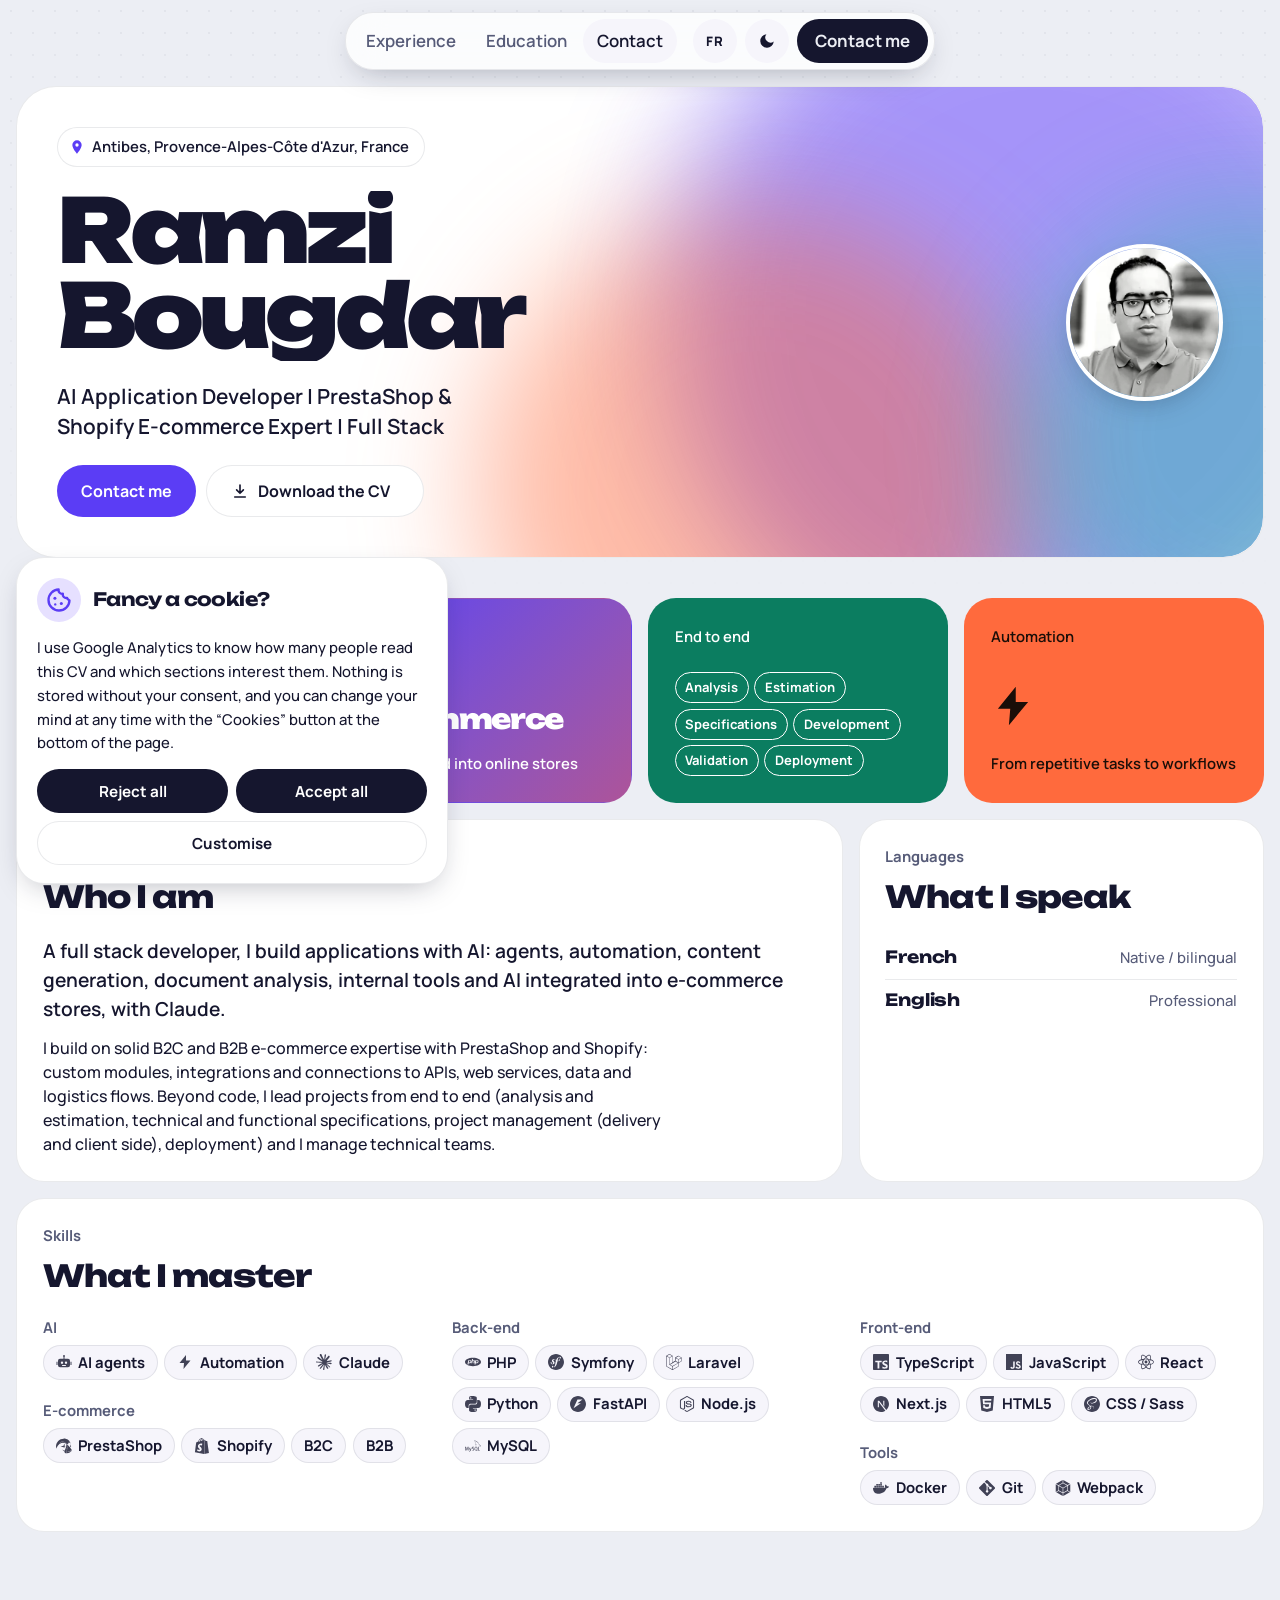
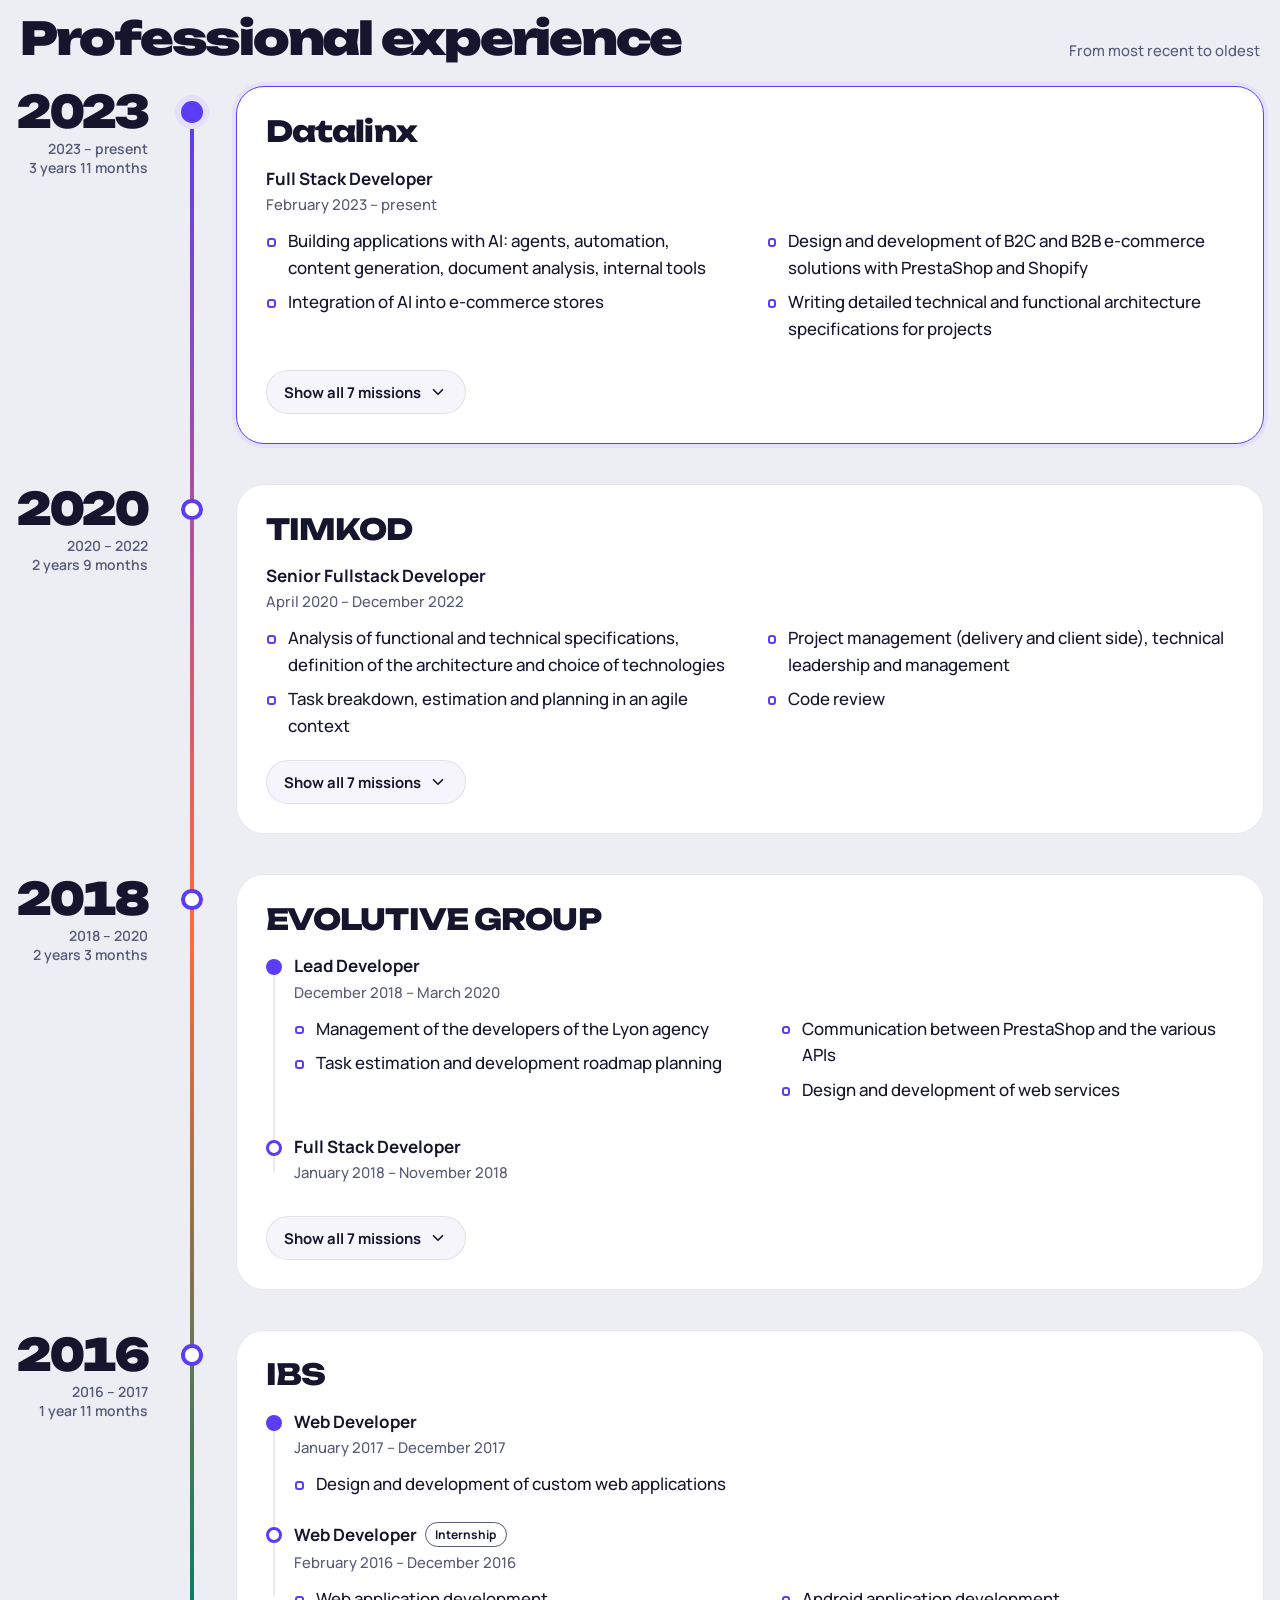
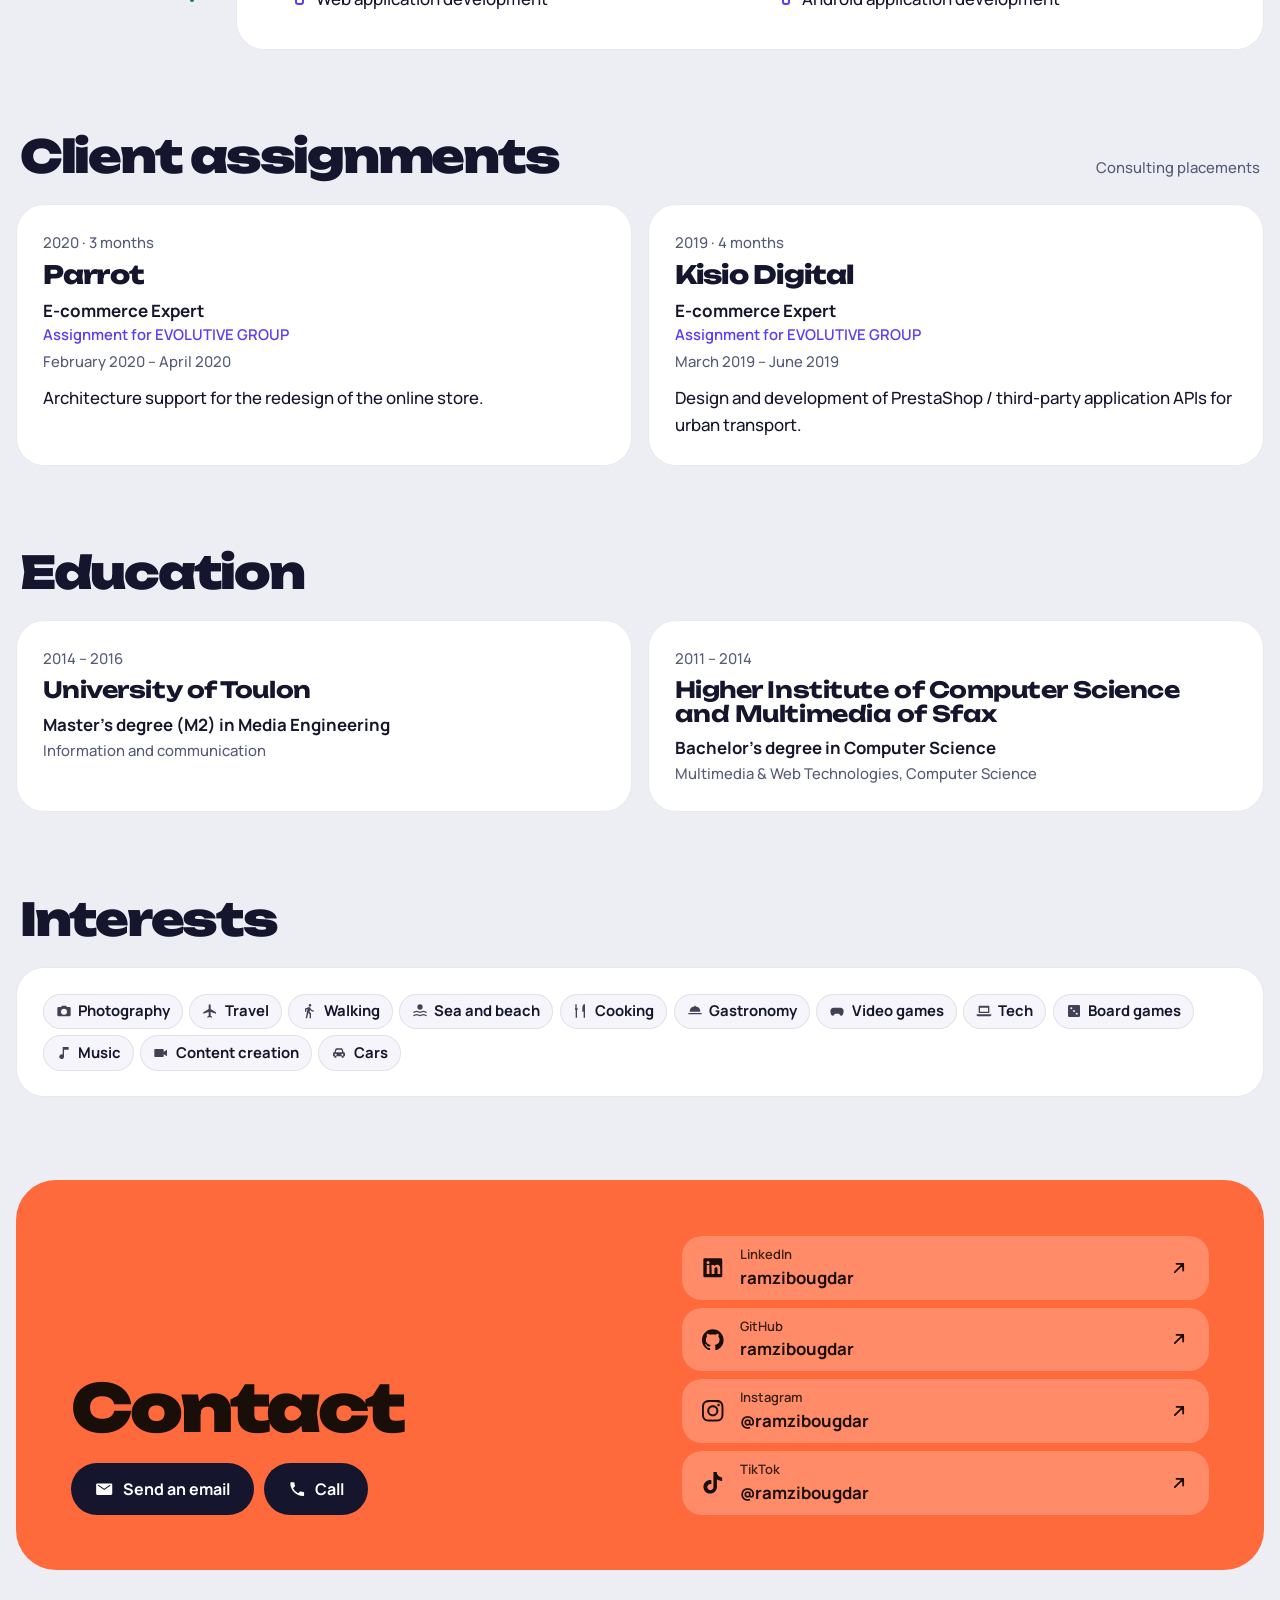
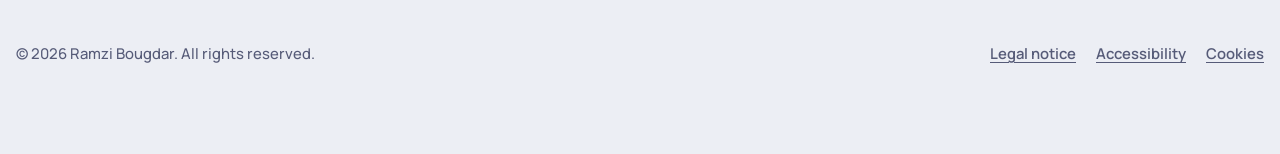
<file: index.html>
<!DOCTYPE html>
<html lang="en">
<head>
  <meta charset="utf-8">
  <meta name="viewport" content="width=device-width, initial-scale=1">
  <title>Ramzi Bougdar – AI Developer &amp; E-commerce Expert | CV</title>
  <meta name="description" content="CV of Ramzi Bougdar, full stack developer: AI applications with Claude and PrestaShop &amp; Shopify e-commerce. Available in English and French.">
  <meta name="color-scheme" content="light dark">
  <!-- Canonical, language alternates and social cards, generated by scripts/generate-metadata.js -->
  <link rel="canonical" href="https://ramzibougdar.github.io/en/">
  <meta name="author" content="Ramzi Bougdar">
  <meta name="format-detection" content="telephone=no">
  <meta property="og:type" content="profile">
  <meta property="og:site_name" content="Ramzi Bougdar">
  <meta property="og:title" content="Ramzi Bougdar – AI Developer, PrestaShop &amp; Shopify">
  <meta property="og:description" content="Full stack developer: AI applications with Claude (agents, automation) and B2C/B2B e-commerce solutions on PrestaShop and Shopify.">
  <meta property="og:url" content="https://ramzibougdar.github.io/en/">
  <meta property="og:locale" content="en_GB">
  <meta property="og:locale:alternate" content="fr_FR">
  <meta property="og:image" content="https://ramzibougdar.github.io/assets/img/og-image.png">
  <meta property="og:image:width" content="1200">
  <meta property="og:image:height" content="630">
  <meta property="og:image:alt" content="Ramzi Bougdar">
  <meta name="twitter:card" content="summary_large_image">
  <meta name="twitter:title" content="Ramzi Bougdar – AI Developer, PrestaShop &amp; Shopify">
  <meta name="twitter:description" content="Full stack developer: AI applications with Claude (agents, automation) and B2C/B2B e-commerce solutions on PrestaShop and Shopify.">
  <meta name="twitter:image" content="https://ramzibougdar.github.io/assets/img/og-image.png">
  <meta name="twitter:image:alt" content="Ramzi Bougdar">
  <!-- /generated links -->
  <link rel="icon" href="favicon.ico" sizes="48x48">
  <link rel="icon" type="image/png" sizes="32x32" href="assets/icons/favicon-32.png">
  <link rel="icon" type="image/png" sizes="192x192" href="assets/icons/icon-192.png">
  <link rel="apple-touch-icon" href="assets/icons/apple-touch-icon.png">
  <!--
    Google Consent Mode v2: every storage is denied by default, before Google Tag Manager loads.
    A choice made in the cookie banner (js/consent.js, localStorage "consent", 6 months) is applied at once.
  -->
  <script>
    window.dataLayer = window.dataLayer || [];
    function gtag() { window.dataLayer.push(arguments); }
    gtag('consent', 'default', {
      ad_storage: 'denied', ad_user_data: 'denied', ad_personalization: 'denied',
      analytics_storage: 'denied', functionality_storage: 'granted', security_storage: 'granted',
      wait_for_update: 500
    });
    gtag('set', 'ads_data_redaction', true);
    (function () {
      var c = null;
      try { c = JSON.parse(localStorage.getItem('consent')); } catch (e) { /* storage unavailable */ }
      if (c && c.version === 1 && Date.now() - c.date < 182 * 24 * 3600 * 1000) {
        var ads = c.ads ? 'granted' : 'denied';
        gtag('consent', 'update', { analytics_storage: c.analytics ? 'granted' : 'denied', ad_storage: ads, ad_user_data: ads, ad_personalization: ads });
      } else if (!/[?&](pdf|ats|prerender)\b/.test(window.location.search)) {
        // No choice yet: the banner opens as soon as it is parsed (script right after it).
        document.documentElement.classList.add('consent-pending');
      }
    })();
  </script>
  <!--
    Google Tag Manager, loaded at the first interaction (pointer, key, scroll) or 3.5 s after
    the page load event: tags never slow down the first display. Consent above still applies.
  -->
  <script>
    (function (w, d) {
      var events = ['pointerdown', 'keydown', 'scroll', 'touchstart'];
      var done = false;
      function load() {
        if (done) return;
        done = true;
        events.forEach(function (e) { w.removeEventListener(e, load, true); });
        w.dataLayer.push({ 'gtm.start': new Date().getTime(), event: 'gtm.js' });
        var script = d.createElement('script');
        script.async = true;
        script.src = 'https://www.googletagmanager.com/gtm.js?id=GTM-W86L38PQ';
        d.head.appendChild(script);
      }
      events.forEach(function (e) { w.addEventListener(e, load, { capture: true, passive: true }); });
      w.addEventListener('load', function () { w.setTimeout(load, 3500); });
    })(window, document);
  </script>
  <!-- End Google Tag Manager -->
  <!--
    Language router: sends the visitor to the stored language, otherwise to French when the
    browser prefers French, otherwise to English (the default). The query string and the
    anchor are kept, so old links such as /#contact still land on the right section.
  -->
  <script>
    (function () {
      var lang = null;
      try { lang = localStorage.getItem('lang'); } catch (e) { /* storage unavailable */ }
      if (lang !== 'en' && lang !== 'fr') {
        var preferred = navigator.languages && navigator.languages.length ? navigator.languages : [navigator.language || ''];
        lang = /^fr\b/i.test(preferred[0] || '') ? 'fr' : 'en';
      }
      // Opened from the disk (file://), a folder URL would list its files: target the page itself.
      var page = window.location.protocol === 'file:' ? 'index.html' : '';
      window.location.replace(lang + '/' + page + window.location.search + window.location.hash);
    })();
  </script>
  <style>
    body { margin: 0; min-height: 100vh; display: grid; place-content: center; gap: 1rem; font: 500 1.125rem/1.5 system-ui, sans-serif; background: #F4F4F8; color: #15162E; text-align: center; }
    a { color: #5B3DF5; font-weight: 700; }
    @media (prefers-color-scheme: dark) { body { background: #0D0E1A; color: #ECEDF7; } a { color: #8B78FF; } }
  </style>
</head>
<body>
  <!-- Shown only when JavaScript is off (or while the redirect happens) -->
  <h1>Ramzi Bougdar — CV</h1>
  <p><a href="en/" hreflang="en">English version</a> · <a href="fr/" hreflang="fr" lang="fr">Version française</a></p>
</body>
</html>
</file>
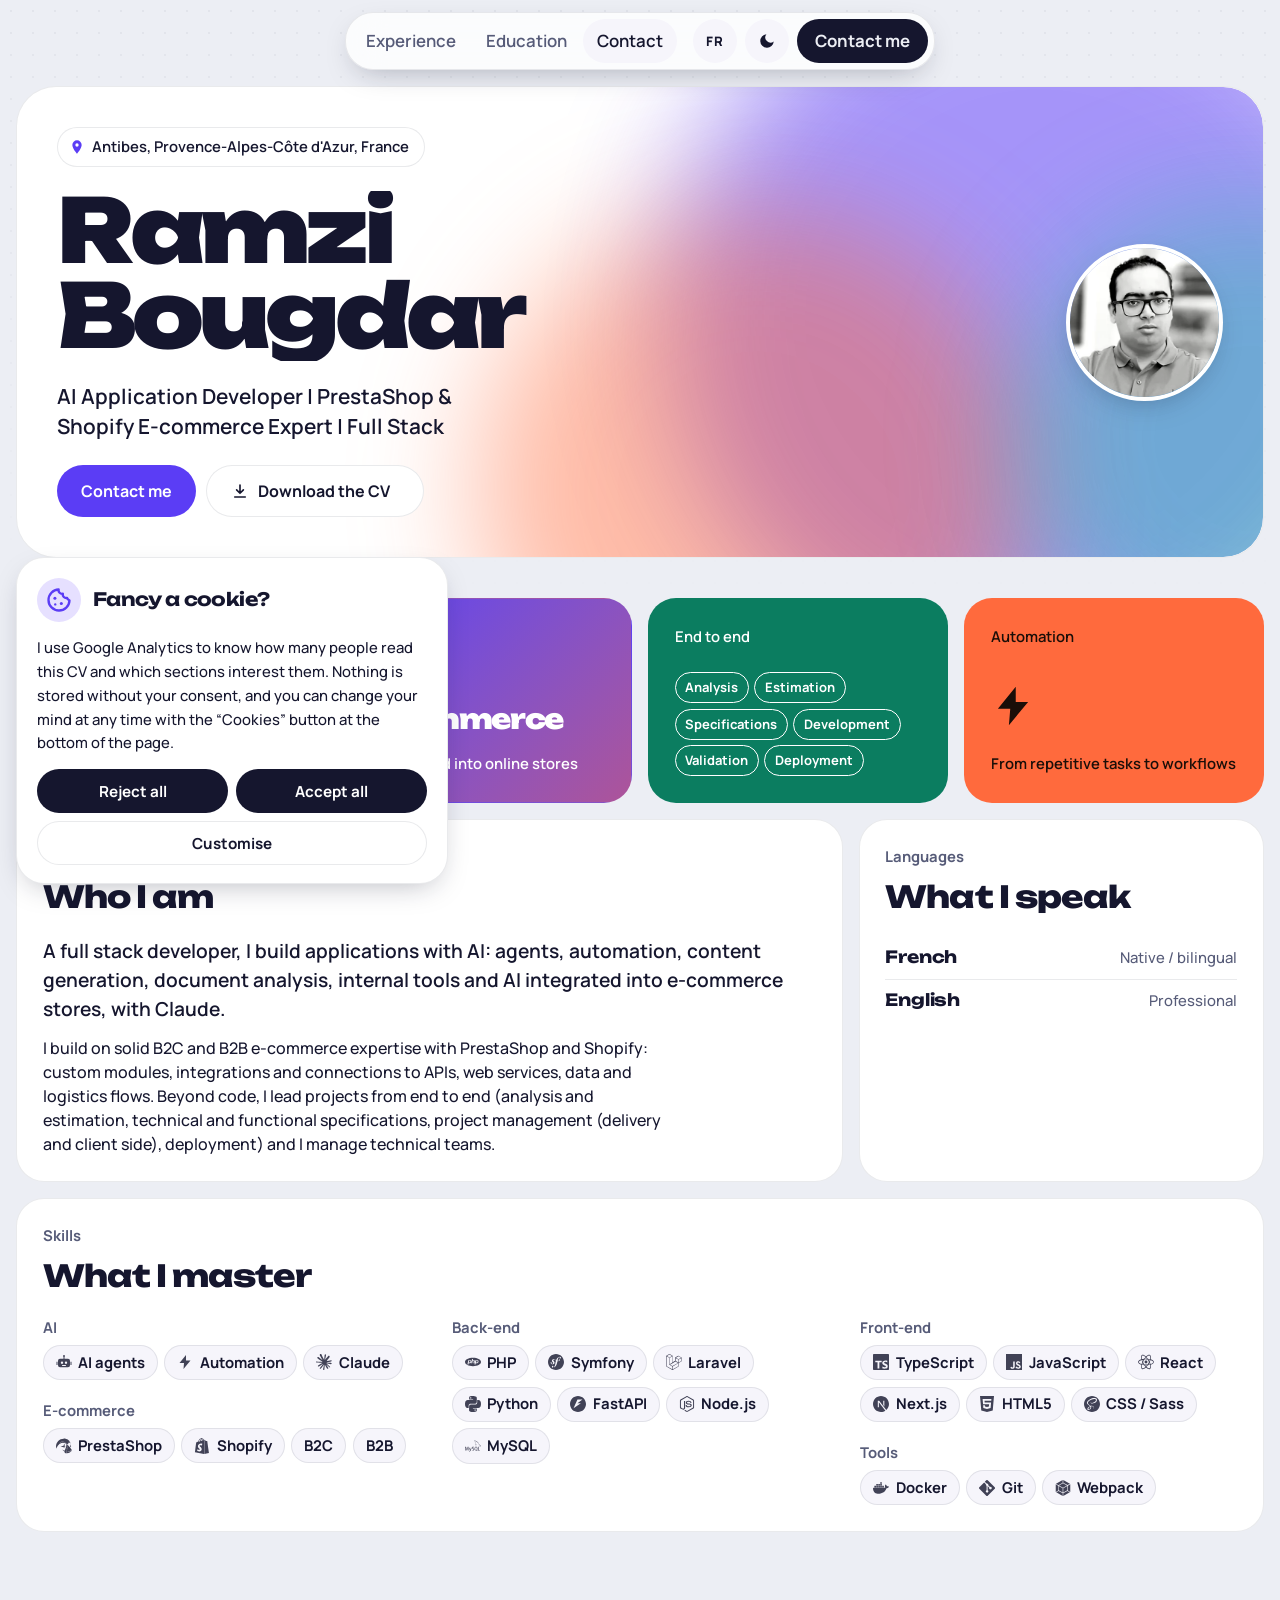
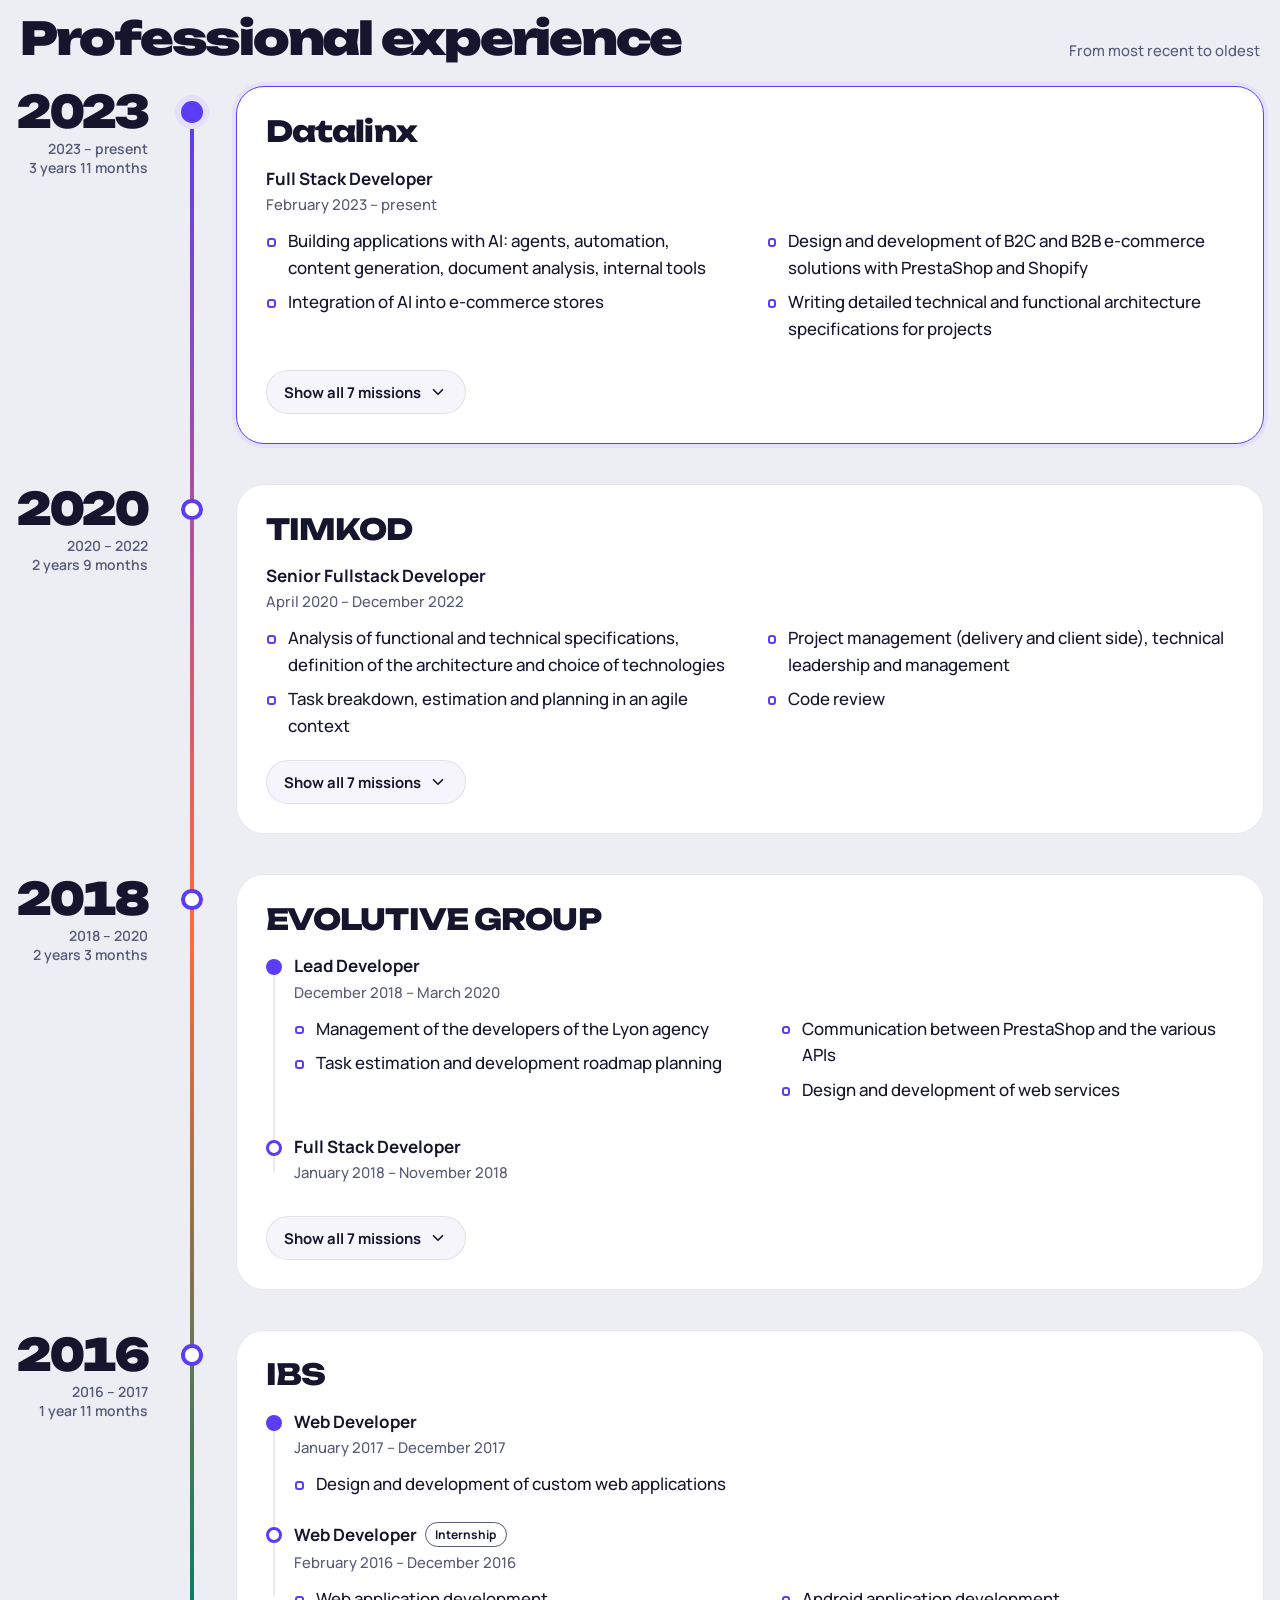
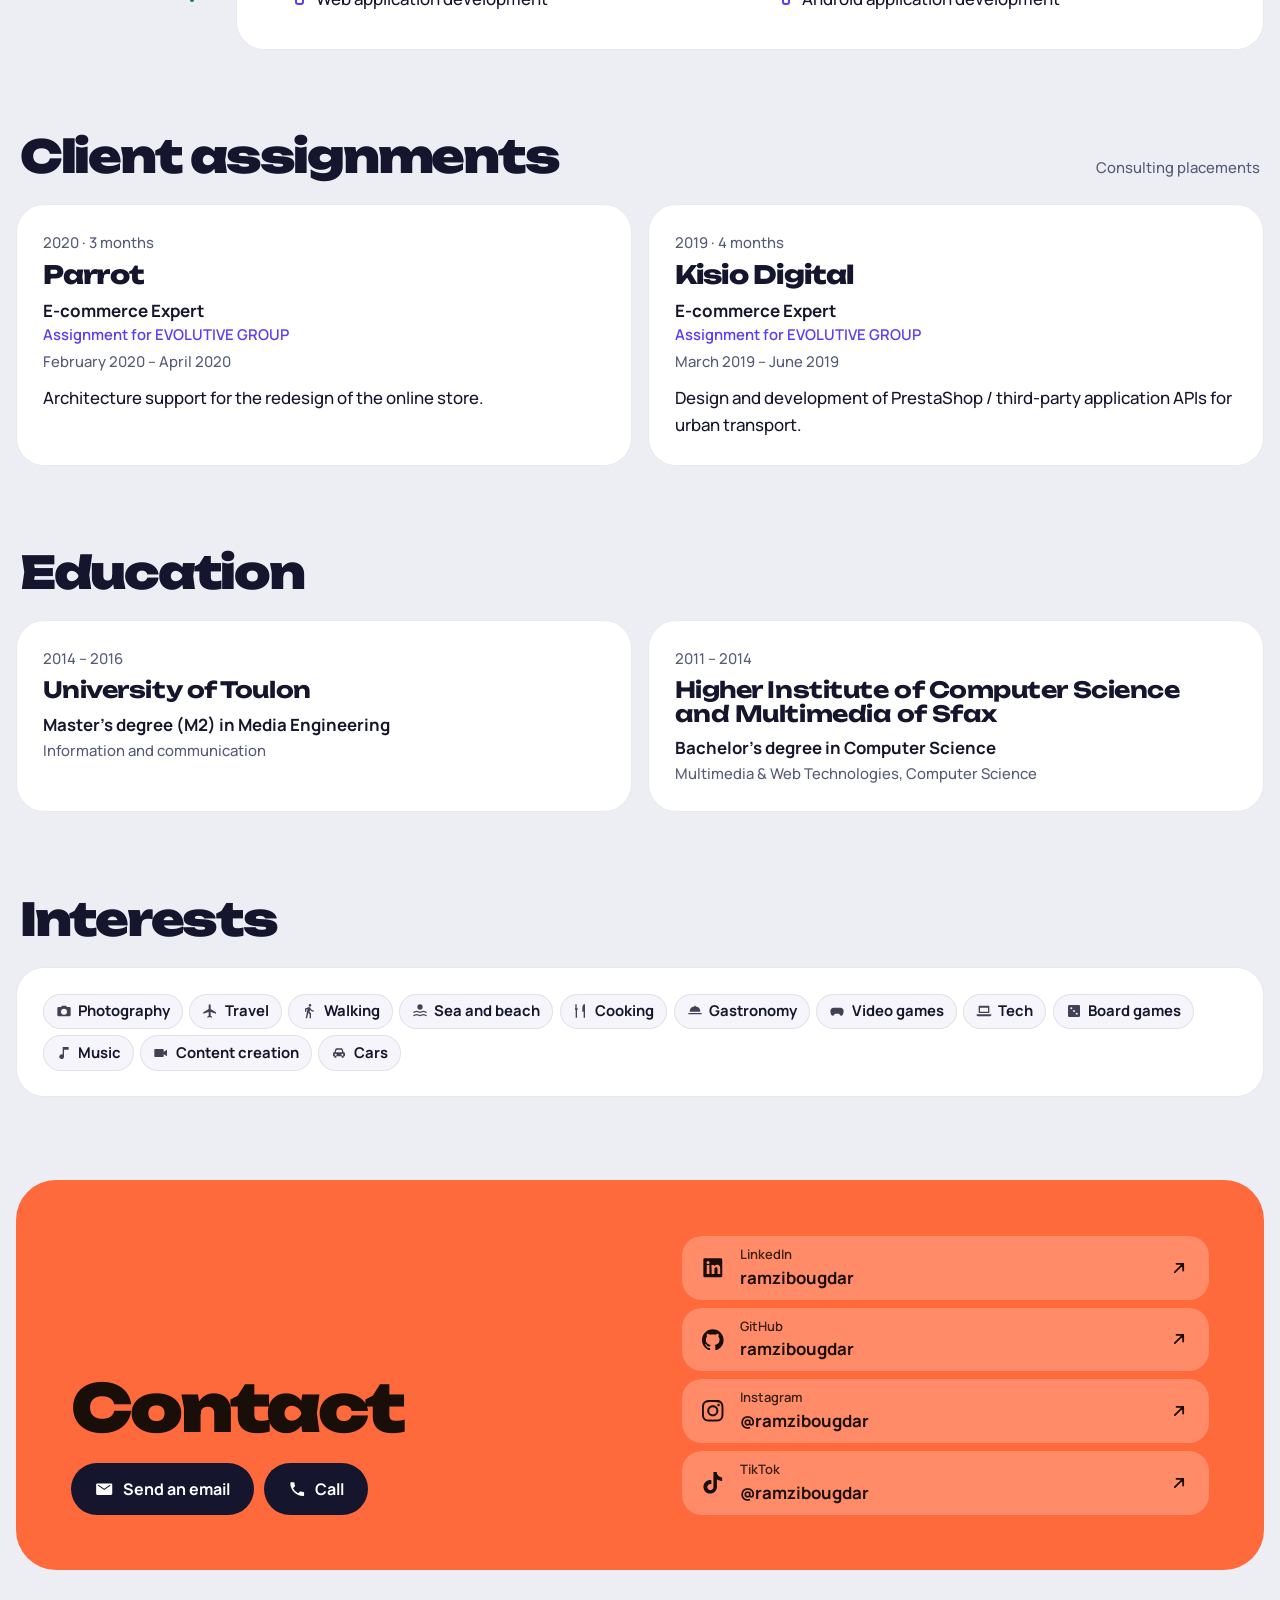
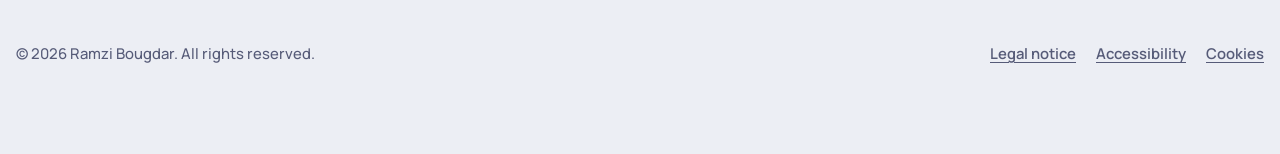
<file: en/index.html>
<!DOCTYPE html>
<html lang="en" data-root="../">
<head>
  <meta charset="utf-8">
  <meta name="viewport" content="width=device-width, initial-scale=1">
  <!-- Search engine title (~60 characters) and description (~150 characters) of this language page -->
  <title>Ramzi Bougdar – AI Developer, PrestaShop &amp; Shopify</title>
  <meta name="description" content="Full stack developer: AI applications with Claude (agents, automation) and B2C/B2B e-commerce solutions on PrestaShop and Shopify.">
  <meta name="color-scheme" content="light dark">
  <!--
    Google Consent Mode v2: every storage is denied by default, before Google Tag Manager loads.
    A choice made in the cookie banner (js/consent.js, localStorage "consent", 6 months) is applied at once.
  -->
  <script>
    window.dataLayer = window.dataLayer || [];
    function gtag() { window.dataLayer.push(arguments); }
    gtag('consent', 'default', {
      ad_storage: 'denied', ad_user_data: 'denied', ad_personalization: 'denied',
      analytics_storage: 'denied', functionality_storage: 'granted', security_storage: 'granted',
      wait_for_update: 500
    });
    gtag('set', 'ads_data_redaction', true);
    (function () {
      var c = null;
      try { c = JSON.parse(localStorage.getItem('consent')); } catch (e) { /* storage unavailable */ }
      if (c && c.version === 1 && Date.now() - c.date < 182 * 24 * 3600 * 1000) {
        var ads = c.ads ? 'granted' : 'denied';
        gtag('consent', 'update', { analytics_storage: c.analytics ? 'granted' : 'denied', ad_storage: ads, ad_user_data: ads, ad_personalization: ads });
      } else if (!/[?&](pdf|ats|prerender)\b/.test(window.location.search)) {
        // No choice yet: the banner opens as soon as it is parsed (script right after it).
        document.documentElement.classList.add('consent-pending');
      }
    })();
  </script>
  <!--
    Google Tag Manager, loaded at the first interaction (pointer, key, scroll) or 3.5 s after
    the page load event: tags never slow down the first display. Consent above still applies.
  -->
  <script>
    (function (w, d) {
      var events = ['pointerdown', 'keydown', 'scroll', 'touchstart'];
      var done = false;
      function load() {
        if (done) return;
        done = true;
        events.forEach(function (e) { w.removeEventListener(e, load, true); });
        w.dataLayer.push({ 'gtm.start': new Date().getTime(), event: 'gtm.js' });
        var script = d.createElement('script');
        script.async = true;
        script.src = 'https://www.googletagmanager.com/gtm.js?id=GTM-W86L38PQ';
        d.head.appendChild(script);
      }
      events.forEach(function (e) { w.addEventListener(e, load, { capture: true, passive: true }); });
      w.addEventListener('load', function () { w.setTimeout(load, 3500); });
    })(window, document);
  </script>
  <!-- End Google Tag Manager -->
  <!-- Canonical, language alternates and social cards, generated by scripts/generate-metadata.js -->
  <link rel="canonical" href="https://ramzibougdar.github.io/en/">
  <link rel="alternate" hreflang="en" href="https://ramzibougdar.github.io/en/">
  <link rel="alternate" hreflang="fr" href="https://ramzibougdar.github.io/fr/">
  <link rel="alternate" hreflang="x-default" href="https://ramzibougdar.github.io/en/">
  <meta name="robots" content="index, follow, max-image-preview:large, max-snippet:-1">
  <meta name="author" content="Ramzi Bougdar">
  <meta name="format-detection" content="telephone=no">
  <meta property="og:type" content="profile">
  <meta property="og:site_name" content="Ramzi Bougdar">
  <meta property="og:title" content="Ramzi Bougdar – AI Developer, PrestaShop &amp; Shopify">
  <meta property="og:description" content="Full stack developer: AI applications with Claude (agents, automation) and B2C/B2B e-commerce solutions on PrestaShop and Shopify.">
  <meta property="og:url" content="https://ramzibougdar.github.io/en/">
  <meta property="og:locale" content="en_GB">
  <meta property="og:locale:alternate" content="fr_FR">
  <meta property="og:image" content="https://ramzibougdar.github.io/assets/img/og-image.png">
  <meta property="og:image:width" content="1200">
  <meta property="og:image:height" content="630">
  <meta property="og:image:alt" content="Ramzi Bougdar">
  <meta name="twitter:card" content="summary_large_image">
  <meta name="twitter:title" content="Ramzi Bougdar – AI Developer, PrestaShop &amp; Shopify">
  <meta name="twitter:description" content="Full stack developer: AI applications with Claude (agents, automation) and B2C/B2B e-commerce solutions on PrestaShop and Shopify.">
  <meta name="twitter:image" content="https://ramzibougdar.github.io/assets/img/og-image.png">
  <meta name="twitter:image:alt" content="Ramzi Bougdar">
  <!-- /generated links -->
  <!-- Tab and home-screen icons (assets/icons/, favicon.ico at the root) -->
  <link rel="icon" href="../favicon.ico" sizes="48x48">
  <link rel="icon" type="image/png" sizes="32x32" href="../assets/icons/favicon-32.png">
  <link rel="icon" type="image/png" sizes="192x192" href="../assets/icons/icon-192.png">
  <link rel="apple-touch-icon" href="../assets/icons/apple-touch-icon.png">

  <!--
    Theme anti-flash script: runs before the first paint.
    It applies the theme forced by the URL (?theme=, not remembered) or the stored theme,
    and flags that JavaScript is active. With no choice, the CSS follows the system preference.
  -->
  <script>
    (function () {
      var root = document.documentElement;
      root.classList.add('js');
      var theme = new URLSearchParams(window.location.search).get('theme');
      try {
        theme = theme || localStorage.getItem('theme');
      } catch (e) { /* storage unavailable: keep the system preference */ }
      if (theme === 'light' || theme === 'dark') {
        root.setAttribute('data-theme', theme);
      }
      // Safety net: if a script fails to load, hidden content is revealed after 3 s.
      window.setTimeout(function () { root.classList.add('cv-ready'); }, 3000);
      // M1 opening entrance (css/style.css), when motion is allowed and the page is a visit.
      if (!/[?&](final|pdf|ats|prerender)\b/.test(window.location.search) && window.matchMedia &&
          window.matchMedia('(prefers-reduced-motion: no-preference)').matches) {
        root.classList.add('entrance');
      }
    })();
  </script>

  <!-- Fonts: Unbounded (headings, stats) and Manrope (text), variable versions, self-hosted -->
  <link rel="preload" href="../assets/fonts/unbounded-latin.woff2" as="font" type="font/woff2" crossorigin>
  <link rel="preload" href="../assets/fonts/manrope-latin.woff2" as="font" type="font/woff2" crossorigin>

  <!-- Screen styles: css/tokens.css + css/style.css, minified by scripts/build-assets.js -->
  <link rel="stylesheet" href="../css/site.min.css">
  <link rel="stylesheet" href="../css/print.css" media="print">
  <link rel="stylesheet" href="../css/pdf.css" media="print">

  <!-- Scripts: data/cv.js, js/i18n.js, calc.js, icons.js, main.js, consent.js and animations.js
       (which loads GSAP after the page load), minified into one file by scripts/build-assets.js.
       defer: runs after HTML parsing; works over file://. -->
  <script src="../js/site.min.js" defer></script>
  <!-- Structured data (schema.org JSON-LD), generated from data/cv.js by scripts/generate-metadata.js -->
  <script type="application/ld+json">
  {
    "@context": "https://schema.org",
    "@type": "ProfilePage",
    "@id": "https://ramzibougdar.github.io/en/",
    "url": "https://ramzibougdar.github.io/en/",
    "inLanguage": "en",
    "dateModified": "2026-10-17T00:00:00+02:00",
    "mainEntity": {
      "@type": "Person",
      "@id": "https://ramzibougdar.github.io/#person",
      "name": "Ramzi Bougdar",
      "url": "https://ramzibougdar.github.io/",
      "jobTitle": "AI Application Developer | PrestaShop & Shopify E-commerce Expert | Full Stack",
      "description": "A full stack developer, I build applications with AI: agents, automation, content generation, document analysis, internal tools and AI integrated into e-commerce stores, with Claude.",
      "image": "https://ramzibougdar.github.io/assets/img/ramzi-bougdar.webp",
      "address": {
        "@type": "PostalAddress",
        "addressLocality": "Antibes",
        "addressRegion": "Provence-Alpes-Côte d'Azur",
        "addressCountry": "France"
      },
      "worksFor": {
        "@type": "Organization",
        "name": "Datalinx"
      },
      "alumniOf": [
        {
          "@type": "EducationalOrganization",
          "name": "University of Toulon"
        },
        {
          "@type": "EducationalOrganization",
          "name": "Higher Institute of Computer Science and Multimedia of Sfax"
        }
      ],
      "knowsAbout": [
        "AI agents",
        "Automation",
        "Claude",
        "PrestaShop",
        "Shopify",
        "B2C",
        "B2B",
        "PHP",
        "Symfony",
        "Laravel",
        "Python",
        "FastAPI",
        "Node.js",
        "MySQL",
        "TypeScript",
        "JavaScript",
        "React",
        "Next.js",
        "HTML5",
        "CSS / Sass",
        "Docker",
        "Git",
        "Webpack"
      ],
      "knowsLanguage": [
        "French",
        "English"
      ],
      "sameAs": [
        "https://www.linkedin.com/in/ramzibougdar",
        "https://github.com/ramzibougdar",
        "https://www.instagram.com/ramzibougdar/",
        "https://www.tiktok.com/@ramzibougdar"
      ]
    }
  }
  </script>
</head>
<body>
  <!-- Skip link: first focusable element on the page -->
  <a class="skip-link" href="#content">Skip to content</a>

  <!-- Cookie banner (js/consent.js, Google Consent Mode v2): non-modal dialog shown while no choice
       is stored, and from the "Cookies" footer button. Never shown without JavaScript (nothing is measured then). -->
  <dialog id="consent" class="consent" aria-labelledby="title-consent" aria-describedby="text-consent">
    <div class="consent__header">
      <span class="consent__icon"><svg aria-hidden="true" focusable="false" width="28" height="28" viewBox="0 0 24 24"><path d="M21 12.3A9 9 0 1 1 11.7 3a3 3 0 0 0 3.6 3.6 3 3 0 0 0 3.6 3.6 3 3 0 0 0 2.1 2.1Z" fill="none" stroke="currentColor" stroke-width="2" stroke-linejoin="round"/><circle cx="8.5" cy="10.5" r="1.3" fill="currentColor"/><circle cx="14" cy="15" r="1.3" fill="currentColor"/><circle cx="8.8" cy="15.8" r="1" fill="currentColor"/></svg></span>
      <p id="title-consent" class="consent__title">Fancy a cookie?</p>
    </div>
    <p id="text-consent">I use Google Analytics to know how many people read this CV and which sections interest them. Nothing is stored without your consent, and you can change your mind at any time with the “Cookies” button at the bottom of the page.</p>
    <form class="consent__choices" hidden>
      <fieldset>
        <legend class="visually-hidden">Your choices, purpose by purpose</legend>
        <label class="consent__option"><input type="checkbox" name="analytics"><span class="consent__switch" aria-hidden="true"></span><span><strong>Audience measurement</strong><small>Google Analytics: pages viewed, visit length, device type, country.</small></span></label>
        <label class="consent__option"><input type="checkbox" name="ads"><span class="consent__switch" aria-hidden="true"></span><span><strong>Advertising</strong><small>Google: visit data shared for personalised advertising (Google Signals, Google Ads).</small></span></label>
      </fieldset>
    </form>
    <div class="consent__actions">
      <button type="button" class="button button--inverse" data-consent="deny">Reject all</button>
      <button type="button" class="button button--inverse" data-consent="accept">Accept all</button>
      <button type="button" class="button button--light" data-consent="customize" aria-expanded="false">Customise</button>
      <button type="button" class="button button--light" data-consent="save" hidden>Save my choices</button>
    </div>
  </dialog>
  <script>
    // Part of the first paint when no choice is stored (class set in the <head>); js/consent.js handles it.
    if (document.documentElement.classList.contains('consent-pending')) document.getElementById('consent').setAttribute('open', '');
  </script>

  <!-- ========== Sticky floating bar (M10 progress, M12 menu, M13 theme) ========== -->
  <header class="bar">
    <div class="bar__inner">
      <nav id="menu" class="menu" aria-label="Sections">
        <ul class="menu__list">
          <li><a href="#experience">Experience</a></li>
          <li><a href="#education">Education</a></li>
          <li><a href="#contact">Contact</a></li>
        </ul>
      </nav>

      <div class="bar__actions">
      <!-- Language switch: link to the same page in the other language (same anchors) -->
      <a class="lang-switch" href="../fr/" hreflang="fr" lang="fr" data-lang-switch>FR<span class="visually-hidden"> – version française</span></a>

      <!-- Light/dark toggle: aria-pressed="true" when the dark theme is active -->
      <button type="button" id="theme-button" class="button-round" aria-pressed="false">
        <svg class="icon-moon" aria-hidden="true" focusable="false" width="18" height="18" viewBox="0 0 24 24"><path d="M21 12.8A9 9 0 1 1 11.2 3a7 7 0 0 0 9.8 9.8z" fill="currentColor"/></svg>
        <svg class="icon-sun" aria-hidden="true" focusable="false" width="20" height="20" viewBox="0 0 24 24"><circle cx="12" cy="12" r="4.5" fill="currentColor"/><path d="M12 2v2.5M12 19.5V22M4.2 4.2l1.8 1.8M18 18l1.8 1.8M2 12h2.5M19.5 12H22M4.2 19.8 6 18M18 6l1.8-1.8" stroke="currentColor" stroke-width="2" stroke-linecap="round"/></svg>
        <span class="visually-hidden">Dark theme</span>
      </button>

      <!-- Menu button: shown only on small screens when JavaScript is active -->
      <button type="button" id="menu-button" class="button-round bar__menu" aria-expanded="false" aria-controls="menu">
        <svg aria-hidden="true" focusable="false" width="20" height="20" viewBox="0 0 24 24"><path d="M4 7h16M4 12h16M4 17h16" stroke="currentColor" stroke-width="2" stroke-linecap="round" fill="none"/></svg>
        <span class="visually-hidden">Menu</span>
      </button>

      <a class="bar__cta" href="#contact">Contact me</a>
      </div>
    </div>
    <!-- Reading progress, at the top of the page across the full width -->
    <div class="progress" aria-hidden="true"><span data-anim="progress"></span></div>
  </header>

  <main id="content" tabindex="-1">
    <!-- Error area announced to assistive technologies (CV failed to load) -->
    <div id="error" class="error" role="alert" hidden></div>

    <!-- ========== Opening bento (M1 entrance, M3 halos, M4 tilt) ========== -->
    <div class="bento" id="top">
      <section class="tile tile--hero" aria-labelledby="name" data-anim="hero">
        <div class="halos" aria-hidden="true">
          <span class="halo halo--1" data-anim="halo" style="--i:0"></span>
          <span class="halo halo--2" data-anim="halo" style="--i:1"></span>
          <span class="halo halo--3" data-anim="halo" style="--i:2"></span>
        </div>
        <div class="hero__top">
          <p class="hero__location" data-anim="hero-text" style="--i:0"><svg class="hero__pin" aria-hidden="true" focusable="false" width="16" height="16" viewBox="0 0 24 24"><path d="M12 2a7 7 0 0 0-7 7c0 5.2 7 13 7 13s7-7.8 7-13a7 7 0 0 0-7-7zm0 9.5A2.5 2.5 0 1 1 12 6.5a2.5 2.5 0 0 1 0 5z" fill="currentColor"/></svg><span data-render="location"><!-- prerendered -->Antibes, Provence-Alpes-Côte d'Azur, France<!-- /prerendered --></span></p>
          <!-- Optional photo (profile.photo in data/cv.js): rendered only when it is set -->
          <div class="hero__photo" data-render="photo" data-anim="hero-text" style="--i:1"><!-- prerendered --><img src="../assets/img/ramzi-bougdar.webp" alt="Portrait of Ramzi Bougdar" width="400" height="400" decoding="async" fetchpriority="high"><!-- /prerendered --></div>
        </div>
        <div>
          <h1 id="name" data-render="name" aria-label="Ramzi Bougdar"><!-- prerendered --><span aria-hidden="true"><span class="name__word"><span class="name__letter" data-anim="name-letter" style="--i:0">R</span><span class="name__letter" data-anim="name-letter" style="--i:1">a</span><span class="name__letter" data-anim="name-letter" style="--i:2">m</span><span class="name__letter" data-anim="name-letter" style="--i:3">z</span><span class="name__letter" data-anim="name-letter" style="--i:4">i</span></span> <span class="name__word"><span class="name__letter" data-anim="name-letter" style="--i:5">B</span><span class="name__letter" data-anim="name-letter" style="--i:6">o</span><span class="name__letter" data-anim="name-letter" style="--i:7">u</span><span class="name__letter" data-anim="name-letter" style="--i:8">g</span><span class="name__letter" data-anim="name-letter" style="--i:9">d</span><span class="name__letter" data-anim="name-letter" style="--i:10">a</span><span class="name__letter" data-anim="name-letter" style="--i:11">r</span></span></span><!-- /prerendered --></h1>
          <p class="hero__title" data-render="title" data-anim="hero-text" style="--i:2"><!-- prerendered -->AI Application Developer | PrestaShop &amp; Shopify E-commerce Expert | Full Stack<!-- /prerendered --></p>
        </div>
        <div class="hero__actions" data-anim="hero-text" style="--i:3">
          <a class="button button--primary" href="#contact">Contact me</a>
          <!-- Download link for the static PDF; replaced by « Imprimer » if the file is missing -->
          <a id="pdf-button" class="button button--light" href="../assets/CV-Ramzi-Bougdar-en.pdf" download>
            <svg aria-hidden="true" focusable="false" width="18" height="18" viewBox="0 0 24 24"><path d="M12 4v11m0 0-4.5-4.5M12 15l4.5-4.5M5 20h14" fill="none" stroke="currentColor" stroke-width="2.2" stroke-linecap="round" stroke-linejoin="round"/></svg>
            Download the CV<span class="visually-hidden"> (PDF)</span>
          </a>
        </div>
      </section>

      <div class="bento__stats" data-render="stats"><!-- prerendered --><p class="tile stat stat--accent stat--wide" data-anim="tile" data-anim-tilt="4" style="--i:0"><data class="stat__value" value="10" data-anim="counter"><span aria-hidden="true">10</span><span class="visually-hidden">10</span></data><span class="stat__bottom"><span class="stat__ticks" aria-hidden="true"><i></i><i></i><i></i><i></i><i></i><i></i><i></i><i></i><i></i><i></i></span><span class="stat__label"> years of experience</span></span></p><div class="tile stat strength stat--gradient" data-anim="tile" data-anim-tilt="4" style="--i:1"><span class="stat__label">My specialty</span><p class="strength__title"><span class="nowrap">AI</span> <span class="nowrap">×</span> <span class="nowrap">e-commerce</span></p><p class="strength__detail">AI integrated into online stores</p></div><div class="tile stat strength stat--active" data-anim="tile" data-anim-tilt="4" style="--i:2"><span class="stat__label">End to end</span><ol class="strength__steps"><li>Analysis</li><li>Estimation</li><li>Specifications</li><li>Development</li><li>Validation</li><li>Deployment</li></ol></div><div class="tile stat strength stat--warm" data-anim="tile" data-anim-tilt="4" style="--i:3"><span class="stat__label">Automation</span><p class="strength__detail">From repetitive tasks to workflows</p></div><!-- /prerendered --></div>

      <section id="about" class="tile tile--about" aria-labelledby="title-about" tabindex="-1" data-anim="tile" style="--i:4">
        <h2 class="tile__title" id="title-about">About</h2>
        <p class="tile__tagline">Who I am</p>
        <div data-render="about"><!-- prerendered --><p class="about__text">A full stack developer, I build applications with AI: agents, automation, content generation, document analysis, internal tools and AI integrated into e-commerce stores, with Claude.</p><p class="about__text">I build on solid B2C and B2B e-commerce expertise with PrestaShop and Shopify: custom modules, integrations and connections to APIs, web services, data and logistics flows. Beyond code, I lead projects from end to end (analysis and estimation, technical and functional specifications, project management (delivery and client side), deployment) and I manage technical teams.</p><!-- /prerendered --></div>
      </section>

      <section id="languages" class="tile tile--languages" aria-labelledby="title-languages" tabindex="-1" data-anim="tile" style="--i:5">
        <h2 class="tile__title" id="title-languages">Languages</h2>
        <p class="tile__tagline">What I speak</p>
        <div data-render="languages"><!-- prerendered --><ul class="languages"><li><span class="languages__name">French</span><span class="small">Native / bilingual</span></li><li><span class="languages__name">English</span><span class="small">Professional</span></li></ul><!-- /prerendered --></div>
      </section>

      <section id="skills" class="tile tile--skills" aria-labelledby="title-skills" tabindex="-1" data-anim="tile" style="--i:6">
        <h2 class="tile__title" id="title-skills">Skills</h2>
        <p class="tile__tagline">What I master</p>
        <div data-render="skills"><!-- prerendered --><dl class="skills"><div class="skills__group"><dt>AI</dt><dd><ul class="tags"><li>AI agents</li><li>Automation</li><li>Claude</li></ul></dd></div><div class="skills__group"><dt>E-commerce</dt><dd><ul class="tags"><li>PrestaShop</li><li>Shopify</li><li>B2C</li><li>B2B</li></ul></dd></div><div class="skills__group"><dt>Back-end</dt><dd><ul class="tags"><li>PHP</li><li>Symfony</li><li>Laravel</li><li>Python</li><li>FastAPI</li><li>Node.js</li><li>MySQL</li></ul></dd></div><div class="skills__group"><dt>Front-end</dt><dd><ul class="tags"><li>TypeScript</li><li>JavaScript</li><li>React</li><li>Next.js</li><li>HTML5</li><li>CSS / Sass</li></ul></dd></div><div class="skills__group"><dt>Tools</dt><dd><ul class="tags"><li>Docker</li><li>Git</li><li>Webpack</li></ul></dd></div></dl><!-- /prerendered --></div>
      </section>
    </div>

    <!-- ========== Work experience: timeline (M7, M8, M9) ========== -->
    <section id="experience" class="section" aria-labelledby="title-experience" tabindex="-1">
      <div class="section__header" data-anim="reveal">
        <h2 id="title-experience">Professional experience</h2>
        <p class="small">From most recent to oldest</p>
      </div>
      <div data-render="timeline"><!-- prerendered --><div class="timeline-frame"><div class="timeline__rail" aria-hidden="true"><span class="timeline__line" data-anim="line"></span></div><ol class="timeline" reversed=""><li class="step step--current" id="exp-0"><div class="step__date" data-anim="date"><span class="step__year">2023</span><span class="step__range"><span>2023 – present</span><span>3 years 9 months</span></span></div><div class="step__node" aria-hidden="true"><i data-anim="node"></i></div><article class="step__tile" aria-labelledby="title-exp-0" data-anim="reveal"><header class="card__header"><h3 id="title-exp-0">Datalinx</h3></header><div class="positions" id="body-0"><div class="position"><h4>Full Stack Developer</h4><p class="position__meta"><time datetime="2023-02">February 2023</time> – present</p><ul class="position__missions"><li>Building applications with AI: agents, automation, content generation, document analysis, internal tools</li><li>Integration of AI into e-commerce stores</li><li>Design and development of B2C and B2B e-commerce solutions with PrestaShop and Shopify</li><li>Writing detailed technical and functional architecture specifications for projects</li><li>Project management (delivery and client side): analysis and estimation, progress monitoring, validation of deliverables, deployment</li><li>Coordination of the technical teams, technical leadership and management</li><li>Front-end and back-end development and maintenance of e-commerce websites</li></ul></div></div></article></li><li class="step" id="exp-1"><div class="step__date" data-anim="date"><span class="step__year">2020</span><span class="step__range"><span>2020 – 2022</span><span>2 years 9 months</span></span></div><div class="step__node" aria-hidden="true"><i data-anim="node"></i></div><article class="step__tile" aria-labelledby="title-exp-1" data-anim="reveal"><header class="card__header"><h3 id="title-exp-1">TIMKOD</h3></header><div class="positions" id="body-1"><div class="position"><h4>Senior Fullstack Developer</h4><p class="position__meta"><time datetime="2020-04">April 2020</time> – <time datetime="2022-12">December 2022</time></p><ul class="position__missions"><li>Analysis of functional and technical specifications, definition of the architecture and choice of technologies</li><li>Task breakdown, estimation and planning in an agile context</li><li>Project management (delivery and client side), technical leadership and management</li><li>Code review</li><li>Design and development of PrestaShop modules</li><li>Handling the most complex custom developments</li><li>Communication between PrestaShop and the various APIs, web services, data and logistics flows</li></ul></div></div></article></li><li class="step" id="exp-4"><div class="step__date" data-anim="date"><span class="step__year">2018</span><span class="step__range"><span>2018 – 2020</span><span>2 years 3 months</span></span></div><div class="step__node" aria-hidden="true"><i data-anim="node"></i></div><article class="step__tile" aria-labelledby="title-exp-4" data-anim="reveal"><header class="card__header"><h3 id="title-exp-4">EVOLUTIVE GROUP</h3></header><div class="positions positions--multi" id="body-2"><div class="position"><h4>Lead Developer</h4><p class="position__meta"><time datetime="2018-12">December 2018</time> – <time datetime="2020-03">March 2020</time></p><ul class="position__missions"><li>Management of the developers of the Lyon agency</li><li>Task estimation and development roadmap planning</li><li>Communication between PrestaShop and the various APIs</li><li>Design and development of web services</li><li>Handling the most complex custom developments</li></ul></div><div class="position"><h4>Full Stack Developer</h4><p class="position__meta"><time datetime="2018-01">January 2018</time> – <time datetime="2018-11">November 2018</time></p><ul class="position__missions"><li>Mock-up integration</li><li>Design and development of PrestaShop modules</li></ul></div></div></article></li><li class="step" id="exp-5"><div class="step__date" data-anim="date"><span class="step__year">2016</span><span class="step__range"><span>2016 – 2017</span><span>1 year 11 months</span></span></div><div class="step__node" aria-hidden="true"><i data-anim="node"></i></div><article class="step__tile" aria-labelledby="title-exp-5" data-anim="reveal"><header class="card__header"><h3 id="title-exp-5">IBS</h3></header><div class="positions positions--multi" id="body-3"><div class="position"><h4>Web Developer</h4><p class="position__meta"><time datetime="2017-01">January 2017</time> – <time datetime="2017-12">December 2017</time></p><ul class="position__missions"><li>Design and development of custom web applications</li></ul></div><div class="position"><h4>Web Developer<span class="badge badge--internship">Internship</span></h4><p class="position__meta"><time datetime="2016-02">February 2016</time> – <time datetime="2016-12">December 2016</time></p><ul class="position__missions"><li>Web application development</li><li>Android application development</li></ul></div></div></article></li></ol></div><!-- /prerendered --></div>
    </section>

    <!-- ========== Client missions (positions of type "mission") ========== -->
    <section id="missions" class="section" aria-labelledby="title-missions" tabindex="-1">
      <div class="section__header" data-anim="reveal">
        <h2 id="title-missions">Client assignments</h2>
        <p class="small">Consulting placements</p>
      </div>
      <div data-render="missions"><!-- prerendered --><ul class="missions"><li class="tile tile--mission" id="exp-2" data-anim="reveal"><p class="small">2020<span aria-hidden="true"> · </span>3 months</p><h3 id="title-exp-2">Parrot</h3><div class="position"><h4>E-commerce Expert</h4><p class="position__via">Assignment for EVOLUTIVE GROUP</p><p class="position__meta"><time datetime="2020-02">February 2020</time> – <time datetime="2020-04">April 2020</time></p><p class="position__desc">Architecture support for the redesign of the online store.</p></div></li><li class="tile tile--mission" id="exp-3" data-anim="reveal"><p class="small">2019<span aria-hidden="true"> · </span>4 months</p><h3 id="title-exp-3">Kisio Digital</h3><div class="position"><h4>E-commerce Expert</h4><p class="position__via">Assignment for EVOLUTIVE GROUP</p><p class="position__meta"><time datetime="2019-03">March 2019</time> – <time datetime="2019-06">June 2019</time></p><p class="position__desc">Design and development of PrestaShop / third-party application APIs for urban transport.</p></div></li></ul><!-- /prerendered --></div>
    </section>

    <!-- ========== Education ========== -->
    <section id="education" class="section" aria-labelledby="title-education" tabindex="-1">
      <div class="section__header" data-anim="reveal"><h2 id="title-education">Education</h2></div>
      <div data-render="education"><!-- prerendered --><ul class="education"><li class="tile tile--education" data-anim="reveal"><p class="small"><time datetime="2014">2014</time> – <time datetime="2016">2016</time></p><h3>University of Toulon</h3><p class="education__degree">Master's degree (M2) in Media Engineering</p><p class="small">Information and communication</p></li><li class="tile tile--education" data-anim="reveal"><p class="small"><time datetime="2011">2011</time> – <time datetime="2014">2014</time></p><h3>Higher Institute of Computer Science and Multimedia of Sfax</h3><p class="education__degree">Bachelor's degree in Computer Science</p><p class="small">Multimedia &amp; Web Technologies, Computer Science</p></li></ul><!-- /prerendered --></div>
    </section>

    <section id="hobbies" class="section" aria-labelledby="title-hobbies" tabindex="-1">
      <div class="section__header" data-anim="reveal"><h2 id="title-hobbies">Interests</h2></div>
      <div data-render="hobbies"><!-- prerendered --><div class="tile" data-anim="reveal"><ul class="tags"><li>Photography</li><li>Travel</li><li>Walking</li><li>Sea and beach</li><li>Cooking</li><li>Gastronomy</li><li>Video games</li><li>Tech</li><li>Board games</li><li>Music</li><li>Content creation</li><li>Cars</li></ul></div><!-- /prerendered --></div>
    </section>

    <!-- ========== Contact ========== -->
    <section id="contact" class="section tile tile--contact" aria-labelledby="title-contact" tabindex="-1" data-anim="reveal">
      <div class="contact__header">
        <h2 id="title-contact">Contact</h2>
        <!-- Email and phone: inserted into the page only on click (no bots, no indexing) -->
        <div class="contact__actions" data-render="contact-actions"><!-- prerendered --><a href="#contact" class="button button--inverse contact__direct" data-label="Email"><span>Send an email</span></a><a href="#contact" class="button button--inverse contact__direct" data-label="Phone"><span>Call</span></a><!-- /prerendered --></div>
      </div>
      <div data-render="contact"><!-- prerendered --><ul class="contact__links" id="contact-list"><li><a href="https://www.linkedin.com/in/ramzibougdar?utm_source=website&amp;utm_campaign=github" target="_blank" rel="noopener"><span class="contact__text"><small>LinkedIn</small>ramzibougdar</span><span class="visually-hidden"> (new tab)</span></a></li><li><a href="https://github.com/ramzibougdar?utm_source=website&amp;utm_campaign=github" target="_blank" rel="noopener"><span class="contact__text"><small>GitHub</small>ramzibougdar</span><span class="visually-hidden"> (new tab)</span></a></li><li><a href="https://www.instagram.com/ramzibougdar/?utm_source=website&amp;utm_campaign=github" target="_blank" rel="noopener"><span class="contact__text"><small>Instagram</small>@ramzibougdar</span><span class="visually-hidden"> (new tab)</span></a></li><li><a href="https://www.tiktok.com/@ramzibougdar?utm_source=website&amp;utm_campaign=github" target="_blank" rel="noopener"><span class="contact__text"><small>TikTok</small>@ramzibougdar</span><span class="visually-hidden"> (new tab)</span></a></li></ul><!-- /prerendered --></div>
    </section>
  </main>

  <footer class="footer">
    <p data-render="signature"><!-- prerendered -->© 2026 Ramzi Bougdar. All rights reserved.<!-- /prerendered --></p>
    <!-- Footer dialogs (main.js); without JavaScript, the links anchor to the same content -->
    <ul class="footer__links">
      <li><a class="footer__link" href="#legal" aria-haspopup="dialog">Legal notice</a></li>
      <li><a class="footer__link" href="#accessibility" aria-haspopup="dialog">Accessibility</a></li>
      <li><button type="button" class="footer__link" data-consent-open>Cookies</button></li>
    </ul>
  </footer>

  <!-- Legal notice: native modal (showModal), shown inline without JavaScript -->
  <dialog id="legal" class="modal" aria-labelledby="title-legal">
    <div class="modal__header">
      <h2 id="title-legal">Legal notice</h2>
      <form method="dialog">
        <button type="submit" class="button-round modal__close">
          <svg aria-hidden="true" focusable="false" width="18" height="18" viewBox="0 0 24 24"><path d="M6 6l12 12M18 6 6 18" fill="none" stroke="currentColor" stroke-width="2.4" stroke-linecap="round"/></svg>
          <span class="visually-hidden">Close</span>
        </button>
      </form>
    </div>
    <div class="modal__body">
      <h3>Publisher</h3>
      <p>This site is the personal CV of Ramzi Bougdar, who publishes it as a private individual. Publication director: Ramzi Bougdar. To reach him, <a href="#contact" data-close-modal>use the Contact section</a>.</p>

      <h3>Hosting</h3>
      <p>GitHub Pages, a service of GitHub, Inc., 88 Colin P. Kelly Jr. Street, San Francisco, CA 94107, United States. Phone: +1 877 448 4820.</p>

      <h3>Intellectual property</h3>
      <p>The texts and the photo on this site belong to Ramzi Bougdar; reproducing them without permission is prohibited. The names and logos of the technologies mentioned are trademarks of their respective owners; their pictograms come from Simple Icons (CC0 licence). Unbounded and Manrope fonts (SIL Open Font License); animations made with GSAP.</p>

      <h3>Personal data and cookies</h3>
      <p>This site collects no data through forms. Only with your consent, it measures its audience with Google Analytics, loaded by Google Tag Manager: pages viewed, visit length, device type and country, as statistics. Google Analytics then sets the <code>_ga</code> and <code>_ga_*</code> cookies (13 months at most). This data is processed by Google Ireland Ltd and may be transferred to the United States (Data Privacy Framework).</p>
      <p>Until you accept, no cookie is set (Google Consent Mode, version 2). Your choice is kept for 6 months on your device; you can change or withdraw it at any time with the “Cookies” button at the bottom of the page. Your browser also stores the theme and the language you chose; these preferences are sent to no one.</p>
      <p>To display the page, your IP address is sent to the host (GitHub), to Google Tag Manager and to the service that provides the animation library (cdnjs, Cloudflare), under their own privacy policies.</p>
      <p>For any question about your data, <a href="#contact" data-close-modal>write to me from the Contact section</a>.</p>

      <p class="small">Last updated: 17 October 2026.</p>
    </div>
  </dialog>

  <!-- Accessibility statement: native modal dialog (showModal), shown inline on the page without JavaScript -->
  <dialog id="accessibility" class="modal" aria-labelledby="title-accessibility">
    <div class="modal__header">
      <h2 id="title-accessibility">Accessibility</h2>
      <form method="dialog">
        <button type="submit" class="button-round modal__close">
          <svg aria-hidden="true" focusable="false" width="18" height="18" viewBox="0 0 24 24"><path d="M6 6l12 12M18 6 6 18" fill="none" stroke="currentColor" stroke-width="2.4" stroke-linecap="round"/></svg>
          <span class="visually-hidden">Close</span>
        </button>
      </form>
    </div>
    <div class="modal__body">
      <p>This site aims to comply with <abbr title="Référentiel général d'amélioration de l'accessibilité" lang="fr">RGAA</abbr> 4.1, the French accessibility standard based on <abbr title="Web Content Accessibility Guidelines">WCAG</abbr> 2.1 level AA.</p>

      <h3>Compliance status</h3>
      <p>A self-assessment was carried out on 17 October 2026. No non-compliance was found on the applicable criteria. This is not a certified audit.</p>

      <h3>What is taken into account</h3>
      <ul>
        <li>Full keyboard navigation, with an always visible focus and a “Skip to content” link.</li>
        <li>Text contrast of at least 4.5:1, in both the light and the dark theme.</li>
        <li>Animations turned off if your system asks to reduce motion.</li>
        <li>Readable display in high contrast mode, with zoom up to 200% and on a 320 px screen.</li>
        <li>Content available without JavaScript, and a tagged PDF CV.</li>
      </ul>

      <h3>Known limitation</h3>
      <p>On the French version, a few common English terms (“Full Stack”, “workflows”) are not flagged as English to screen readers.</p>

      <h3>Tests carried out</h3>
      <p>axe-core, Lighthouse and the W3C validator, in Chrome, completed by manual checks: keyboard, text spacing, reduced motion and high contrast.</p>

      <h3>A problem?</h3>
      <p>If some content is not accessible to you, <a href="#contact" data-close-modal>write to me from the Contact section</a>: I will reply and send you the information in another form.</p>
    </div>
  </dialog>

  <!-- Back to top: anchor link (M11 scroll in animations.js), visible once past the hero -->
  <a class="back-to-top" href="#top">
    <svg aria-hidden="true" focusable="false" width="20" height="20" viewBox="0 0 24 24"><path d="M12 19V5m0 0-6 6m6-6 6 6" fill="none" stroke="currentColor" stroke-width="2.4" stroke-linecap="round" stroke-linejoin="round"/></svg>
    <span class="visually-hidden">Back to top of the page</span>
  </a>
</body>
</html>
</file>
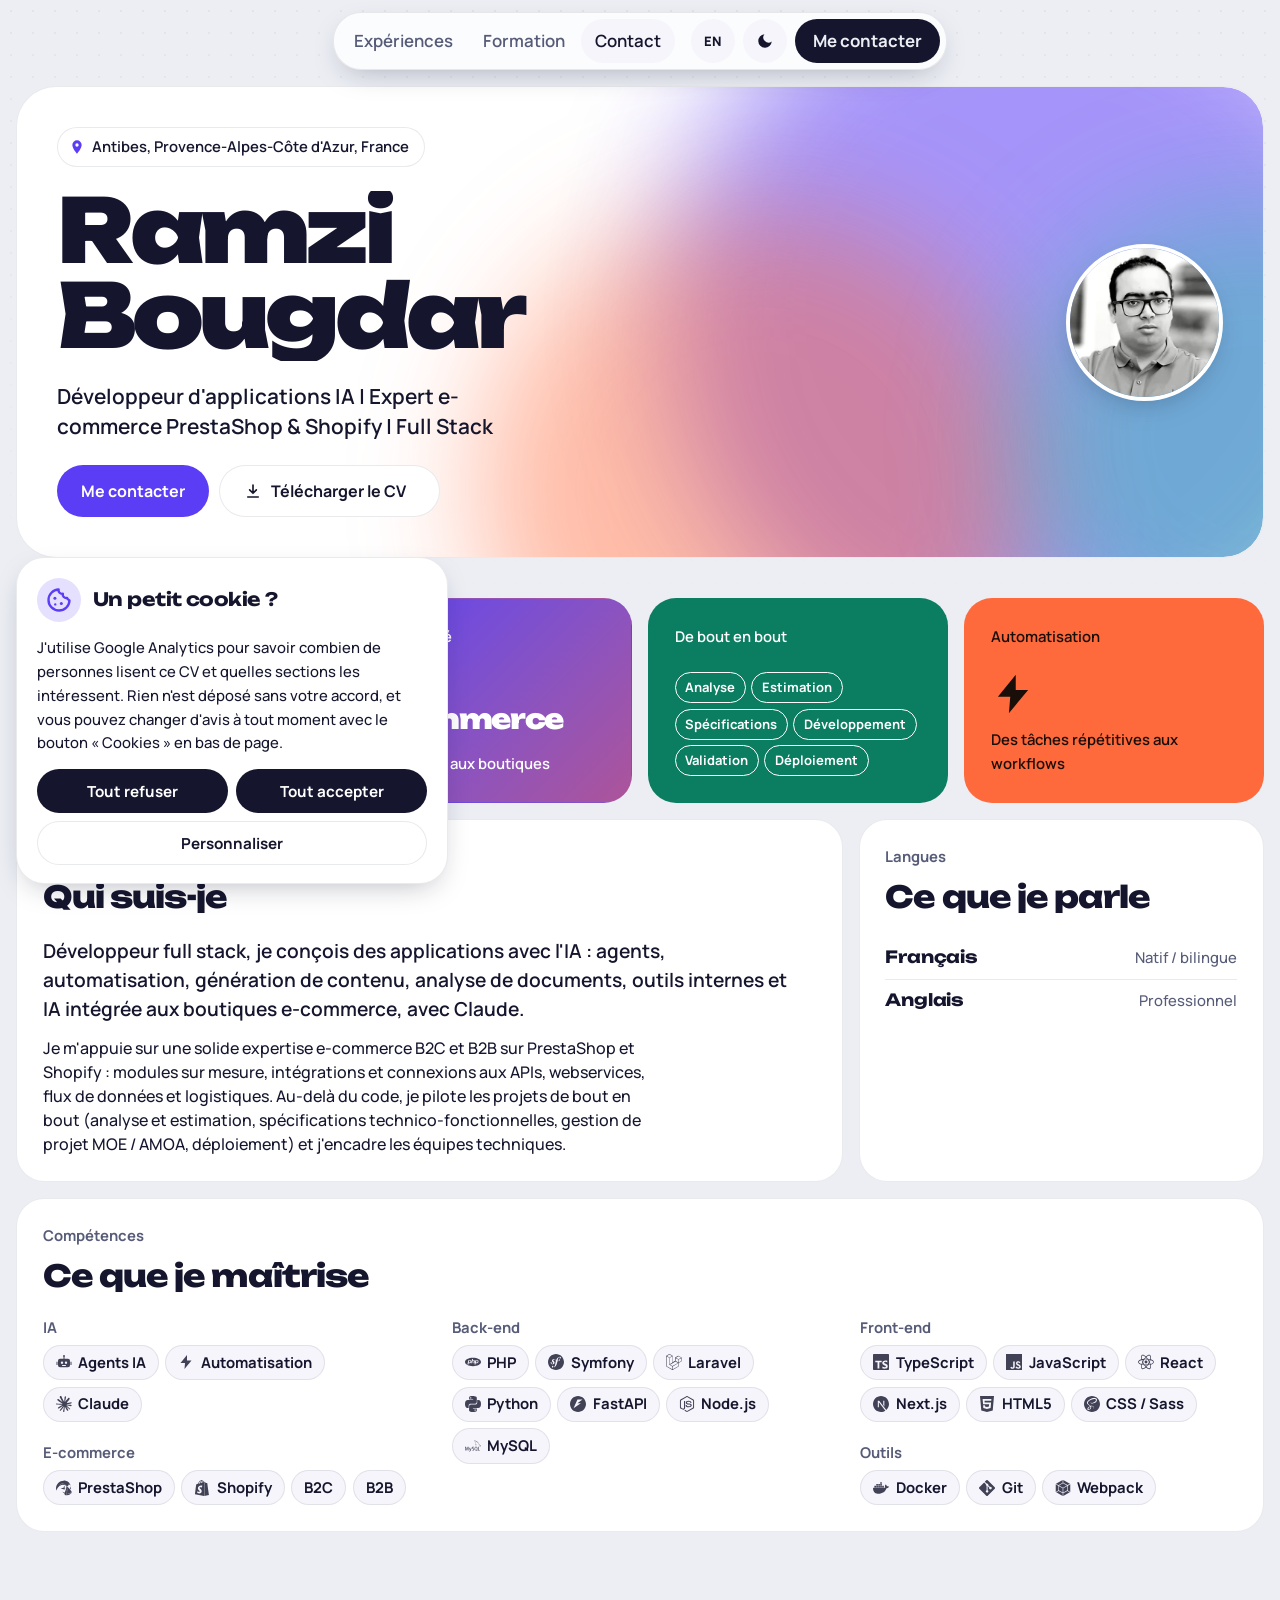
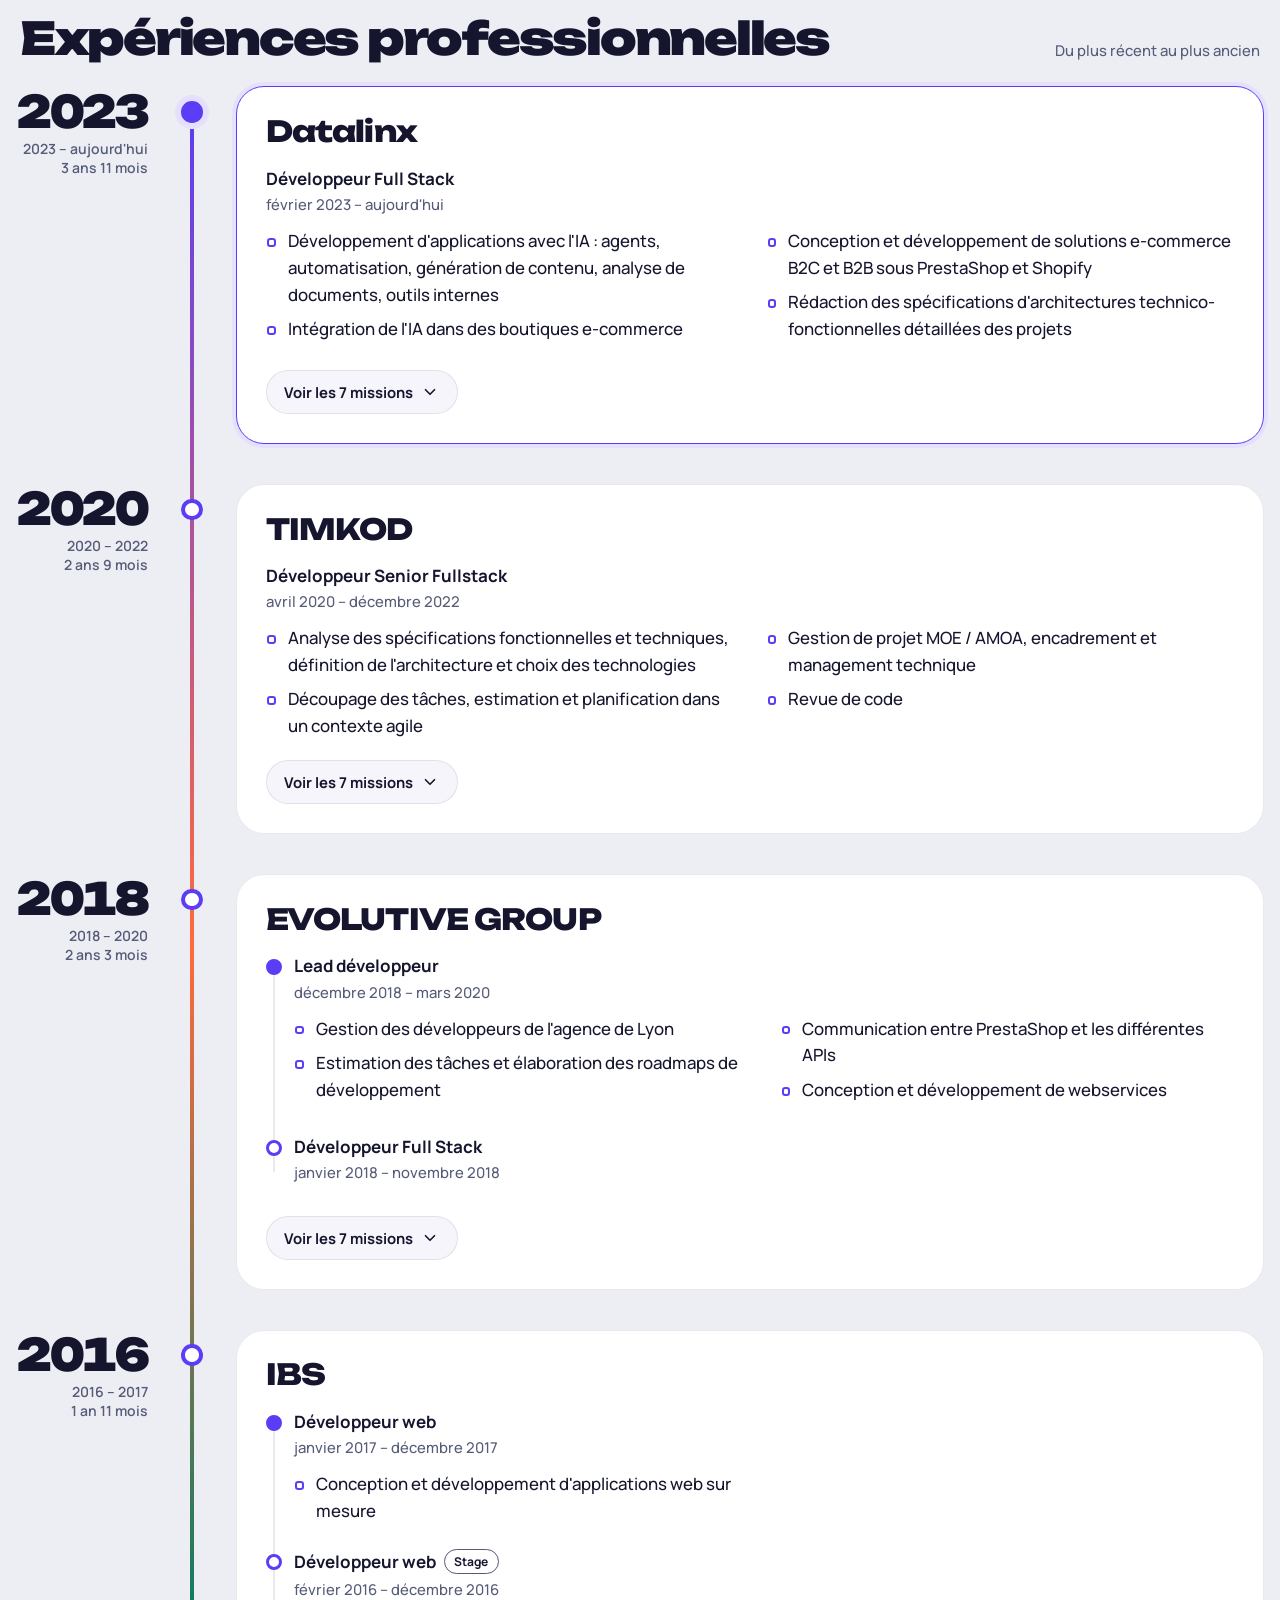
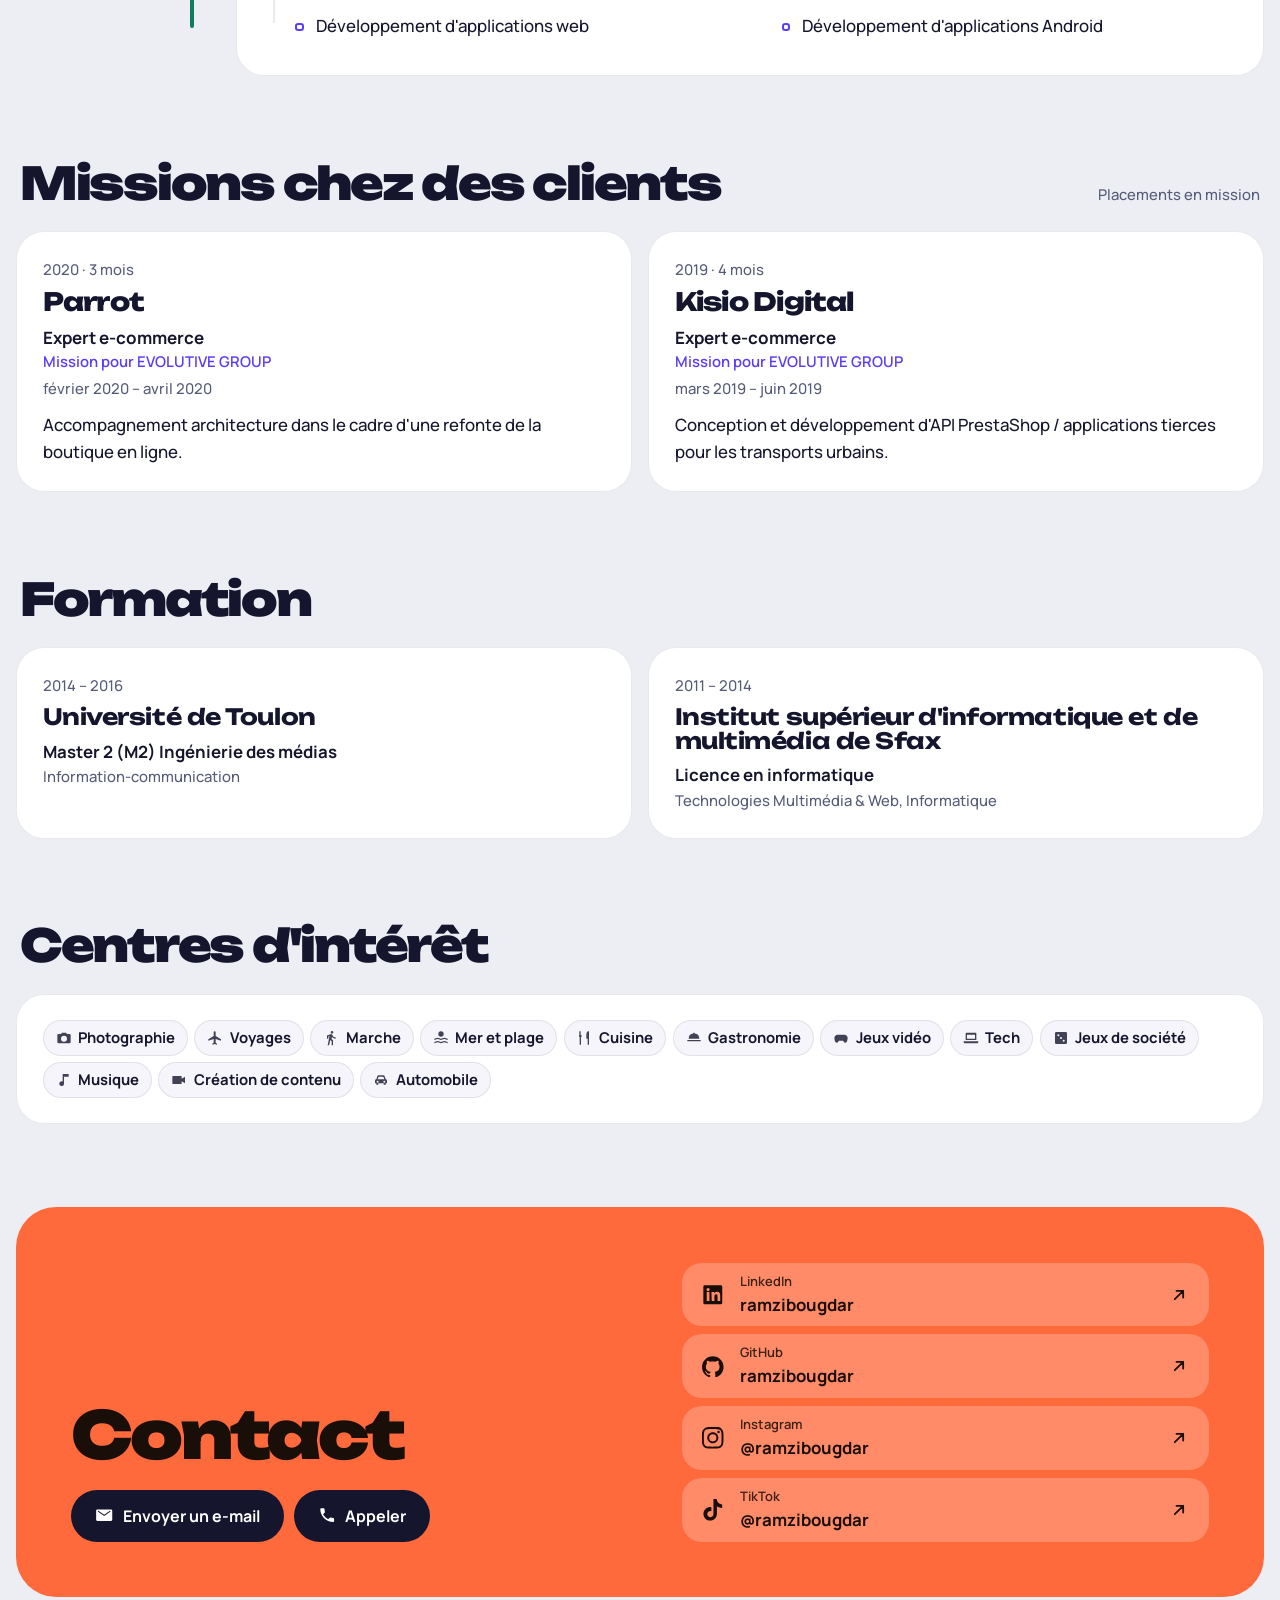
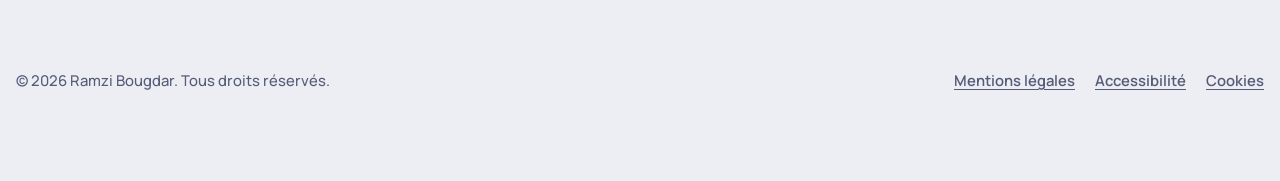
<file: fr/index.html>
<!DOCTYPE html>
<html lang="fr" data-root="../">
<head>
  <meta charset="utf-8">
  <meta name="viewport" content="width=device-width, initial-scale=1">
  <!-- Search engine title (~60 characters) and description (~150 characters) of this language page -->
  <title>Ramzi Bougdar – Développeur IA, PrestaShop &amp; Shopify</title>
  <meta name="description" content="Développeur full stack : applications IA avec Claude (agents, automatisation) et solutions e-commerce B2C et B2B sous PrestaShop et Shopify.">
  <meta name="color-scheme" content="light dark">
  <!--
    Google Consent Mode v2: every storage is denied by default, before Google Tag Manager loads.
    A choice made in the cookie banner (js/consent.js, localStorage "consent", 6 months) is applied at once.
  -->
  <script>
    window.dataLayer = window.dataLayer || [];
    function gtag() { window.dataLayer.push(arguments); }
    gtag('consent', 'default', {
      ad_storage: 'denied', ad_user_data: 'denied', ad_personalization: 'denied',
      analytics_storage: 'denied', functionality_storage: 'granted', security_storage: 'granted',
      wait_for_update: 500
    });
    gtag('set', 'ads_data_redaction', true);
    (function () {
      var c = null;
      try { c = JSON.parse(localStorage.getItem('consent')); } catch (e) { /* storage unavailable */ }
      if (c && c.version === 1 && Date.now() - c.date < 182 * 24 * 3600 * 1000) {
        var ads = c.ads ? 'granted' : 'denied';
        gtag('consent', 'update', { analytics_storage: c.analytics ? 'granted' : 'denied', ad_storage: ads, ad_user_data: ads, ad_personalization: ads });
      } else if (!/[?&](pdf|ats|prerender)\b/.test(window.location.search)) {
        // No choice yet: the banner opens as soon as it is parsed (script right after it).
        document.documentElement.classList.add('consent-pending');
      }
    })();
  </script>
  <!--
    Google Tag Manager, loaded at the first interaction (pointer, key, scroll) or 3.5 s after
    the page load event: tags never slow down the first display. Consent above still applies.
  -->
  <script>
    (function (w, d) {
      var events = ['pointerdown', 'keydown', 'scroll', 'touchstart'];
      var done = false;
      function load() {
        if (done) return;
        done = true;
        events.forEach(function (e) { w.removeEventListener(e, load, true); });
        w.dataLayer.push({ 'gtm.start': new Date().getTime(), event: 'gtm.js' });
        var script = d.createElement('script');
        script.async = true;
        script.src = 'https://www.googletagmanager.com/gtm.js?id=GTM-W86L38PQ';
        d.head.appendChild(script);
      }
      events.forEach(function (e) { w.addEventListener(e, load, { capture: true, passive: true }); });
      w.addEventListener('load', function () { w.setTimeout(load, 3500); });
    })(window, document);
  </script>
  <!-- End Google Tag Manager -->
  <!-- Canonical, language alternates and social cards, generated by scripts/generate-metadata.js -->
  <link rel="canonical" href="https://ramzibougdar.github.io/fr/">
  <link rel="alternate" hreflang="en" href="https://ramzibougdar.github.io/en/">
  <link rel="alternate" hreflang="fr" href="https://ramzibougdar.github.io/fr/">
  <link rel="alternate" hreflang="x-default" href="https://ramzibougdar.github.io/en/">
  <meta name="robots" content="index, follow, max-image-preview:large, max-snippet:-1">
  <meta name="author" content="Ramzi Bougdar">
  <meta name="format-detection" content="telephone=no">
  <meta property="og:type" content="profile">
  <meta property="og:site_name" content="Ramzi Bougdar">
  <meta property="og:title" content="Ramzi Bougdar – Développeur IA, PrestaShop &amp; Shopify">
  <meta property="og:description" content="Développeur full stack : applications IA avec Claude (agents, automatisation) et solutions e-commerce B2C et B2B sous PrestaShop et Shopify.">
  <meta property="og:url" content="https://ramzibougdar.github.io/fr/">
  <meta property="og:locale" content="fr_FR">
  <meta property="og:locale:alternate" content="en_GB">
  <meta property="og:image" content="https://ramzibougdar.github.io/assets/img/og-image.png">
  <meta property="og:image:width" content="1200">
  <meta property="og:image:height" content="630">
  <meta property="og:image:alt" content="Ramzi Bougdar">
  <meta name="twitter:card" content="summary_large_image">
  <meta name="twitter:title" content="Ramzi Bougdar – Développeur IA, PrestaShop &amp; Shopify">
  <meta name="twitter:description" content="Développeur full stack : applications IA avec Claude (agents, automatisation) et solutions e-commerce B2C et B2B sous PrestaShop et Shopify.">
  <meta name="twitter:image" content="https://ramzibougdar.github.io/assets/img/og-image.png">
  <meta name="twitter:image:alt" content="Ramzi Bougdar">
  <!-- /generated links -->
  <!-- Tab and home-screen icons (assets/icons/, favicon.ico at the root) -->
  <link rel="icon" href="../favicon.ico" sizes="48x48">
  <link rel="icon" type="image/png" sizes="32x32" href="../assets/icons/favicon-32.png">
  <link rel="icon" type="image/png" sizes="192x192" href="../assets/icons/icon-192.png">
  <link rel="apple-touch-icon" href="../assets/icons/apple-touch-icon.png">

  <!--
    Theme anti-flash script: runs before the first paint.
    It applies the theme forced by the URL (?theme=, not remembered) or the stored theme,
    and flags that JavaScript is active. With no choice, the CSS follows the system preference.
  -->
  <script>
    (function () {
      var root = document.documentElement;
      root.classList.add('js');
      var theme = new URLSearchParams(window.location.search).get('theme');
      try {
        theme = theme || localStorage.getItem('theme');
      } catch (e) { /* storage unavailable: keep the system preference */ }
      if (theme === 'light' || theme === 'dark') {
        root.setAttribute('data-theme', theme);
      }
      // Safety net: if a script fails to load, hidden content is revealed after 3 s.
      window.setTimeout(function () { root.classList.add('cv-ready'); }, 3000);
      // M1 opening entrance (css/style.css), when motion is allowed and the page is a visit.
      if (!/[?&](final|pdf|ats|prerender)\b/.test(window.location.search) && window.matchMedia &&
          window.matchMedia('(prefers-reduced-motion: no-preference)').matches) {
        root.classList.add('entrance');
      }
    })();
  </script>

  <!-- Fonts: Unbounded (headings, stats) and Manrope (text), variable versions, self-hosted -->
  <link rel="preload" href="../assets/fonts/unbounded-latin.woff2" as="font" type="font/woff2" crossorigin>
  <link rel="preload" href="../assets/fonts/manrope-latin.woff2" as="font" type="font/woff2" crossorigin>

  <!-- Screen styles: css/tokens.css + css/style.css, minified by scripts/build-assets.js -->
  <link rel="stylesheet" href="../css/site.min.css">
  <link rel="stylesheet" href="../css/print.css" media="print">
  <link rel="stylesheet" href="../css/pdf.css" media="print">

  <!-- Scripts: data/cv.js, js/i18n.js, calc.js, icons.js, main.js, consent.js and animations.js
       (which loads GSAP after the page load), minified into one file by scripts/build-assets.js.
       defer: runs after HTML parsing; works over file://. -->
  <script src="../js/site.min.js" defer></script>
  <!-- Structured data (schema.org JSON-LD), generated from data/cv.js by scripts/generate-metadata.js -->
  <script type="application/ld+json">
  {
    "@context": "https://schema.org",
    "@type": "ProfilePage",
    "@id": "https://ramzibougdar.github.io/fr/",
    "url": "https://ramzibougdar.github.io/fr/",
    "inLanguage": "fr",
    "dateModified": "2026-10-17T00:00:00+02:00",
    "mainEntity": {
      "@type": "Person",
      "@id": "https://ramzibougdar.github.io/#person",
      "name": "Ramzi Bougdar",
      "url": "https://ramzibougdar.github.io/",
      "jobTitle": "Développeur d'applications IA | Expert e-commerce PrestaShop & Shopify | Full Stack",
      "description": "Développeur full stack, je conçois des applications avec l'IA : agents, automatisation, génération de contenu, analyse de documents, outils internes et IA intégrée aux boutiques e-commerce, avec Claude.",
      "image": "https://ramzibougdar.github.io/assets/img/ramzi-bougdar.webp",
      "address": {
        "@type": "PostalAddress",
        "addressLocality": "Antibes",
        "addressRegion": "Provence-Alpes-Côte d'Azur",
        "addressCountry": "France"
      },
      "worksFor": {
        "@type": "Organization",
        "name": "Datalinx"
      },
      "alumniOf": [
        {
          "@type": "EducationalOrganization",
          "name": "Université de Toulon"
        },
        {
          "@type": "EducationalOrganization",
          "name": "Institut supérieur d'informatique et de multimédia de Sfax"
        }
      ],
      "knowsAbout": [
        "Agents IA",
        "Automatisation",
        "Claude",
        "PrestaShop",
        "Shopify",
        "B2C",
        "B2B",
        "PHP",
        "Symfony",
        "Laravel",
        "Python",
        "FastAPI",
        "Node.js",
        "MySQL",
        "TypeScript",
        "JavaScript",
        "React",
        "Next.js",
        "HTML5",
        "CSS / Sass",
        "Docker",
        "Git",
        "Webpack"
      ],
      "knowsLanguage": [
        "Français",
        "Anglais"
      ],
      "sameAs": [
        "https://www.linkedin.com/in/ramzibougdar",
        "https://github.com/ramzibougdar",
        "https://www.instagram.com/ramzibougdar/",
        "https://www.tiktok.com/@ramzibougdar"
      ]
    }
  }
  </script>
</head>
<body>
  <!-- Skip link: first focusable element on the page -->
  <a class="skip-link" href="#content">Aller au contenu</a>

  <!-- Cookie banner (js/consent.js, Google Consent Mode v2): non-modal dialog shown while no choice
       is stored, and from the "Cookies" footer button. Never shown without JavaScript (nothing is measured then). -->
  <dialog id="consent" class="consent" aria-labelledby="title-consent" aria-describedby="text-consent">
    <div class="consent__header">
      <span class="consent__icon"><svg aria-hidden="true" focusable="false" width="28" height="28" viewBox="0 0 24 24"><path d="M21 12.3A9 9 0 1 1 11.7 3a3 3 0 0 0 3.6 3.6 3 3 0 0 0 3.6 3.6 3 3 0 0 0 2.1 2.1Z" fill="none" stroke="currentColor" stroke-width="2" stroke-linejoin="round"/><circle cx="8.5" cy="10.5" r="1.3" fill="currentColor"/><circle cx="14" cy="15" r="1.3" fill="currentColor"/><circle cx="8.8" cy="15.8" r="1" fill="currentColor"/></svg></span>
      <p id="title-consent" class="consent__title">Un petit cookie ?</p>
    </div>
    <p id="text-consent">J'utilise Google Analytics pour savoir combien de personnes lisent ce CV et quelles sections les intéressent. Rien n'est déposé sans votre accord, et vous pouvez changer d'avis à tout moment avec le bouton «&nbsp;Cookies&nbsp;» en bas de page.</p>
    <form class="consent__choices" hidden>
      <fieldset>
        <legend class="visually-hidden">Vos choix, finalité par finalité</legend>
        <label class="consent__option"><input type="checkbox" name="analytics"><span class="consent__switch" aria-hidden="true"></span><span><strong>Mesure d'audience</strong><small>Google Analytics : pages vues, durée de visite, type d'appareil, pays.</small></span></label>
        <label class="consent__option"><input type="checkbox" name="ads"><span class="consent__switch" aria-hidden="true"></span><span><strong>Publicité</strong><small>Google : partage des données de visite pour la publicité personnalisée (Google Signals, Google Ads).</small></span></label>
      </fieldset>
    </form>
    <div class="consent__actions">
      <button type="button" class="button button--inverse" data-consent="deny">Tout refuser</button>
      <button type="button" class="button button--inverse" data-consent="accept">Tout accepter</button>
      <button type="button" class="button button--light" data-consent="customize" aria-expanded="false">Personnaliser</button>
      <button type="button" class="button button--light" data-consent="save" hidden>Enregistrer mes choix</button>
    </div>
  </dialog>
  <script>
    // Part of the first paint when no choice is stored (class set in the <head>); js/consent.js handles it.
    if (document.documentElement.classList.contains('consent-pending')) document.getElementById('consent').setAttribute('open', '');
  </script>

  <!-- ========== Sticky floating bar (M10 progress, M12 menu, M13 theme) ========== -->
  <header class="bar">
    <div class="bar__inner">
      <nav id="menu" class="menu" aria-label="Sections">
        <ul class="menu__list">
          <li><a href="#experience">Expériences</a></li>
          <li><a href="#education">Formation</a></li>
          <li><a href="#contact">Contact</a></li>
        </ul>
      </nav>

      <div class="bar__actions">
      <!-- Language switch: link to the same page in the other language (same anchors) -->
      <a class="lang-switch" href="../en/" hreflang="en" lang="en" data-lang-switch>EN<span class="visually-hidden"> – English version</span></a>

      <!-- Light/dark toggle: aria-pressed="true" when the dark theme is active -->
      <button type="button" id="theme-button" class="button-round" aria-pressed="false">
        <svg class="icon-moon" aria-hidden="true" focusable="false" width="18" height="18" viewBox="0 0 24 24"><path d="M21 12.8A9 9 0 1 1 11.2 3a7 7 0 0 0 9.8 9.8z" fill="currentColor"/></svg>
        <svg class="icon-sun" aria-hidden="true" focusable="false" width="20" height="20" viewBox="0 0 24 24"><circle cx="12" cy="12" r="4.5" fill="currentColor"/><path d="M12 2v2.5M12 19.5V22M4.2 4.2l1.8 1.8M18 18l1.8 1.8M2 12h2.5M19.5 12H22M4.2 19.8 6 18M18 6l1.8-1.8" stroke="currentColor" stroke-width="2" stroke-linecap="round"/></svg>
        <span class="visually-hidden">Thème sombre</span>
      </button>

      <!-- Menu button: shown only on small screens when JavaScript is active -->
      <button type="button" id="menu-button" class="button-round bar__menu" aria-expanded="false" aria-controls="menu">
        <svg aria-hidden="true" focusable="false" width="20" height="20" viewBox="0 0 24 24"><path d="M4 7h16M4 12h16M4 17h16" stroke="currentColor" stroke-width="2" stroke-linecap="round" fill="none"/></svg>
        <span class="visually-hidden">Menu</span>
      </button>

      <a class="bar__cta" href="#contact">Me contacter</a>
      </div>
    </div>
    <!-- Reading progress, at the top of the page across the full width -->
    <div class="progress" aria-hidden="true"><span data-anim="progress"></span></div>
  </header>

  <main id="content" tabindex="-1">
    <!-- Error area announced to assistive technologies (CV failed to load) -->
    <div id="error" class="error" role="alert" hidden></div>

    <!-- ========== Opening bento (M1 entrance, M3 halos, M4 tilt) ========== -->
    <div class="bento" id="top">
      <section class="tile tile--hero" aria-labelledby="name" data-anim="hero">
        <div class="halos" aria-hidden="true">
          <span class="halo halo--1" data-anim="halo" style="--i:0"></span>
          <span class="halo halo--2" data-anim="halo" style="--i:1"></span>
          <span class="halo halo--3" data-anim="halo" style="--i:2"></span>
        </div>
        <div class="hero__top">
          <p class="hero__location" data-anim="hero-text" style="--i:0"><svg class="hero__pin" aria-hidden="true" focusable="false" width="16" height="16" viewBox="0 0 24 24"><path d="M12 2a7 7 0 0 0-7 7c0 5.2 7 13 7 13s7-7.8 7-13a7 7 0 0 0-7-7zm0 9.5A2.5 2.5 0 1 1 12 6.5a2.5 2.5 0 0 1 0 5z" fill="currentColor"/></svg><span data-render="location"><!-- prerendered -->Antibes, Provence-Alpes-Côte d'Azur, France<!-- /prerendered --></span></p>
          <!-- Optional photo (profile.photo in data/cv.js): rendered only when it is set -->
          <div class="hero__photo" data-render="photo" data-anim="hero-text" style="--i:1"><!-- prerendered --><img src="../assets/img/ramzi-bougdar.webp" alt="Portrait de Ramzi Bougdar" width="400" height="400" decoding="async" fetchpriority="high"><!-- /prerendered --></div>
        </div>
        <div>
          <h1 id="name" data-render="name" aria-label="Ramzi Bougdar"><!-- prerendered --><span aria-hidden="true"><span class="name__word"><span class="name__letter" data-anim="name-letter" style="--i:0">R</span><span class="name__letter" data-anim="name-letter" style="--i:1">a</span><span class="name__letter" data-anim="name-letter" style="--i:2">m</span><span class="name__letter" data-anim="name-letter" style="--i:3">z</span><span class="name__letter" data-anim="name-letter" style="--i:4">i</span></span> <span class="name__word"><span class="name__letter" data-anim="name-letter" style="--i:5">B</span><span class="name__letter" data-anim="name-letter" style="--i:6">o</span><span class="name__letter" data-anim="name-letter" style="--i:7">u</span><span class="name__letter" data-anim="name-letter" style="--i:8">g</span><span class="name__letter" data-anim="name-letter" style="--i:9">d</span><span class="name__letter" data-anim="name-letter" style="--i:10">a</span><span class="name__letter" data-anim="name-letter" style="--i:11">r</span></span></span><!-- /prerendered --></h1>
          <p class="hero__title" data-render="title" data-anim="hero-text" style="--i:2"><!-- prerendered -->Développeur d'applications IA | Expert e-commerce PrestaShop &amp; Shopify | Full Stack<!-- /prerendered --></p>
        </div>
        <div class="hero__actions" data-anim="hero-text" style="--i:3">
          <a class="button button--primary" href="#contact">Me contacter</a>
          <!-- Download link for the static PDF; replaced by « Imprimer » if the file is missing -->
          <a id="pdf-button" class="button button--light" href="../assets/CV-Ramzi-Bougdar-fr.pdf" download>
            <svg aria-hidden="true" focusable="false" width="18" height="18" viewBox="0 0 24 24"><path d="M12 4v11m0 0-4.5-4.5M12 15l4.5-4.5M5 20h14" fill="none" stroke="currentColor" stroke-width="2.2" stroke-linecap="round" stroke-linejoin="round"/></svg>
            Télécharger le CV<span class="visually-hidden"> (PDF)</span>
          </a>
        </div>
      </section>

      <div class="bento__stats" data-render="stats"><!-- prerendered --><p class="tile stat stat--accent stat--wide" data-anim="tile" data-anim-tilt="4" style="--i:0"><data class="stat__value" value="10" data-anim="counter"><span aria-hidden="true">10</span><span class="visually-hidden">10</span></data><span class="stat__bottom"><span class="stat__ticks" aria-hidden="true"><i></i><i></i><i></i><i></i><i></i><i></i><i></i><i></i><i></i><i></i></span><span class="stat__label"> ans d'expérience</span></span></p><div class="tile stat strength stat--gradient" data-anim="tile" data-anim-tilt="4" style="--i:1"><span class="stat__label">Ma spécialité</span><p class="strength__title"><span class="nowrap">IA</span> <span class="nowrap">×</span> <span class="nowrap">e-commerce</span></p><p class="strength__detail">L'IA intégrée aux boutiques</p></div><div class="tile stat strength stat--active" data-anim="tile" data-anim-tilt="4" style="--i:2"><span class="stat__label">De bout en bout</span><ol class="strength__steps"><li>Analyse</li><li>Estimation</li><li>Spécifications</li><li>Développement</li><li>Validation</li><li>Déploiement</li></ol></div><div class="tile stat strength stat--warm" data-anim="tile" data-anim-tilt="4" style="--i:3"><span class="stat__label">Automatisation</span><p class="strength__detail">Des tâches répétitives aux workflows</p></div><!-- /prerendered --></div>

      <section id="about" class="tile tile--about" aria-labelledby="title-about" tabindex="-1" data-anim="tile" style="--i:4">
        <h2 class="tile__title" id="title-about">À propos</h2>
        <p class="tile__tagline">Qui suis-je</p>
        <div data-render="about"><!-- prerendered --><p class="about__text">Développeur full stack, je conçois des applications avec l'IA : agents, automatisation, génération de contenu, analyse de documents, outils internes et IA intégrée aux boutiques e-commerce, avec Claude.</p><p class="about__text">Je m'appuie sur une solide expertise e-commerce B2C et B2B sur PrestaShop et Shopify : modules sur mesure, intégrations et connexions aux APIs, webservices, flux de données et logistiques. Au-delà du code, je pilote les projets de bout en bout (analyse et estimation, spécifications technico-fonctionnelles, gestion de projet MOE / AMOA, déploiement) et j'encadre les équipes techniques.</p><!-- /prerendered --></div>
      </section>

      <section id="languages" class="tile tile--languages" aria-labelledby="title-languages" tabindex="-1" data-anim="tile" style="--i:5">
        <h2 class="tile__title" id="title-languages">Langues</h2>
        <p class="tile__tagline">Ce que je parle</p>
        <div data-render="languages"><!-- prerendered --><ul class="languages"><li><span class="languages__name">Français</span><span class="small">Natif / bilingue</span></li><li><span class="languages__name">Anglais</span><span class="small">Professionnel</span></li></ul><!-- /prerendered --></div>
      </section>

      <section id="skills" class="tile tile--skills" aria-labelledby="title-skills" tabindex="-1" data-anim="tile" style="--i:6">
        <h2 class="tile__title" id="title-skills">Compétences</h2>
        <p class="tile__tagline">Ce que je maîtrise</p>
        <div data-render="skills"><!-- prerendered --><dl class="skills"><div class="skills__group"><dt>IA</dt><dd><ul class="tags"><li>Agents IA</li><li>Automatisation</li><li>Claude</li></ul></dd></div><div class="skills__group"><dt>E-commerce</dt><dd><ul class="tags"><li>PrestaShop</li><li>Shopify</li><li>B2C</li><li>B2B</li></ul></dd></div><div class="skills__group"><dt>Back-end</dt><dd><ul class="tags"><li>PHP</li><li>Symfony</li><li>Laravel</li><li>Python</li><li>FastAPI</li><li>Node.js</li><li>MySQL</li></ul></dd></div><div class="skills__group"><dt>Front-end</dt><dd><ul class="tags"><li>TypeScript</li><li>JavaScript</li><li>React</li><li>Next.js</li><li>HTML5</li><li>CSS / Sass</li></ul></dd></div><div class="skills__group"><dt>Outils</dt><dd><ul class="tags"><li>Docker</li><li>Git</li><li>Webpack</li></ul></dd></div></dl><!-- /prerendered --></div>
      </section>
    </div>

    <!-- ========== Work experience: timeline (M7, M8, M9) ========== -->
    <section id="experience" class="section" aria-labelledby="title-experience" tabindex="-1">
      <div class="section__header" data-anim="reveal">
        <h2 id="title-experience">Expériences professionnelles</h2>
        <p class="small">Du plus récent au plus ancien</p>
      </div>
      <div data-render="timeline"><!-- prerendered --><div class="timeline-frame"><div class="timeline__rail" aria-hidden="true"><span class="timeline__line" data-anim="line"></span></div><ol class="timeline" reversed=""><li class="step step--current" id="exp-0"><div class="step__date" data-anim="date"><span class="step__year">2023</span><span class="step__range"><span>2023 – aujourd'hui</span><span>3 ans 9 mois</span></span></div><div class="step__node" aria-hidden="true"><i data-anim="node"></i></div><article class="step__tile" aria-labelledby="title-exp-0" data-anim="reveal"><header class="card__header"><h3 id="title-exp-0">Datalinx</h3></header><div class="positions" id="body-0"><div class="position"><h4>Développeur Full Stack</h4><p class="position__meta"><time datetime="2023-02">février 2023</time> – aujourd'hui</p><ul class="position__missions"><li>Développement d'applications avec l'IA : agents, automatisation, génération de contenu, analyse de documents, outils internes</li><li>Intégration de l'IA dans des boutiques e-commerce</li><li>Conception et développement de solutions e-commerce B2C et B2B sous PrestaShop et Shopify</li><li>Rédaction des spécifications d'architectures technico-fonctionnelles détaillées des projets</li><li>Gestion de projet MOE / AMOA : analyse et estimation, suivi de l'avancement, validation des livrables, déploiement</li><li>Coordination des équipes techniques, encadrement et management technique</li><li>Développement front-end et back-end, maintenance de sites e-commerce</li></ul></div></div></article></li><li class="step" id="exp-1"><div class="step__date" data-anim="date"><span class="step__year">2020</span><span class="step__range"><span>2020 – 2022</span><span>2 ans 9 mois</span></span></div><div class="step__node" aria-hidden="true"><i data-anim="node"></i></div><article class="step__tile" aria-labelledby="title-exp-1" data-anim="reveal"><header class="card__header"><h3 id="title-exp-1">TIMKOD</h3></header><div class="positions" id="body-1"><div class="position"><h4>Développeur Senior Fullstack</h4><p class="position__meta"><time datetime="2020-04">avril 2020</time> – <time datetime="2022-12">décembre 2022</time></p><ul class="position__missions"><li>Analyse des spécifications fonctionnelles et techniques, définition de l'architecture et choix des technologies</li><li>Découpage des tâches, estimation et planification dans un contexte agile</li><li>Gestion de projet MOE / AMOA, encadrement et management technique</li><li>Revue de code</li><li>Conception et développement de modules PrestaShop</li><li>Intervention sur les développements spécifiques les plus complexes</li><li>Communication entre PrestaShop et les différentes APIs, webservices, flux de données et logistiques</li></ul></div></div></article></li><li class="step" id="exp-4"><div class="step__date" data-anim="date"><span class="step__year">2018</span><span class="step__range"><span>2018 – 2020</span><span>2 ans 3 mois</span></span></div><div class="step__node" aria-hidden="true"><i data-anim="node"></i></div><article class="step__tile" aria-labelledby="title-exp-4" data-anim="reveal"><header class="card__header"><h3 id="title-exp-4">EVOLUTIVE GROUP</h3></header><div class="positions positions--multi" id="body-2"><div class="position"><h4>Lead développeur</h4><p class="position__meta"><time datetime="2018-12">décembre 2018</time> – <time datetime="2020-03">mars 2020</time></p><ul class="position__missions"><li>Gestion des développeurs de l'agence de Lyon</li><li>Estimation des tâches et élaboration des roadmaps de développement</li><li>Communication entre PrestaShop et les différentes APIs</li><li>Conception et développement de webservices</li><li>Intervention sur les développements spécifiques les plus complexes</li></ul></div><div class="position"><h4>Développeur Full Stack</h4><p class="position__meta"><time datetime="2018-01">janvier 2018</time> – <time datetime="2018-11">novembre 2018</time></p><ul class="position__missions"><li>Intégration des maquettes</li><li>Conception et développement de modules PrestaShop</li></ul></div></div></article></li><li class="step" id="exp-5"><div class="step__date" data-anim="date"><span class="step__year">2016</span><span class="step__range"><span>2016 – 2017</span><span>1 an 11 mois</span></span></div><div class="step__node" aria-hidden="true"><i data-anim="node"></i></div><article class="step__tile" aria-labelledby="title-exp-5" data-anim="reveal"><header class="card__header"><h3 id="title-exp-5">IBS</h3></header><div class="positions positions--multi" id="body-3"><div class="position"><h4>Développeur web</h4><p class="position__meta"><time datetime="2017-01">janvier 2017</time> – <time datetime="2017-12">décembre 2017</time></p><ul class="position__missions"><li>Conception et développement d'applications web sur mesure</li></ul></div><div class="position"><h4>Développeur web<span class="badge badge--internship">Stage</span></h4><p class="position__meta"><time datetime="2016-02">février 2016</time> – <time datetime="2016-12">décembre 2016</time></p><ul class="position__missions"><li>Développement d'applications web</li><li>Développement d'applications Android</li></ul></div></div></article></li></ol></div><!-- /prerendered --></div>
    </section>

    <!-- ========== Client missions (positions of type "mission") ========== -->
    <section id="missions" class="section" aria-labelledby="title-missions" tabindex="-1">
      <div class="section__header" data-anim="reveal">
        <h2 id="title-missions">Missions chez des clients</h2>
        <p class="small">Placements en mission</p>
      </div>
      <div data-render="missions"><!-- prerendered --><ul class="missions"><li class="tile tile--mission" id="exp-2" data-anim="reveal"><p class="small">2020<span aria-hidden="true"> · </span>3 mois</p><h3 id="title-exp-2">Parrot</h3><div class="position"><h4>Expert e-commerce</h4><p class="position__via">Mission pour EVOLUTIVE GROUP</p><p class="position__meta"><time datetime="2020-02">février 2020</time> – <time datetime="2020-04">avril 2020</time></p><p class="position__desc">Accompagnement architecture dans le cadre d'une refonte de la boutique en ligne.</p></div></li><li class="tile tile--mission" id="exp-3" data-anim="reveal"><p class="small">2019<span aria-hidden="true"> · </span>4 mois</p><h3 id="title-exp-3">Kisio Digital</h3><div class="position"><h4>Expert e-commerce</h4><p class="position__via">Mission pour EVOLUTIVE GROUP</p><p class="position__meta"><time datetime="2019-03">mars 2019</time> – <time datetime="2019-06">juin 2019</time></p><p class="position__desc">Conception et développement d'API PrestaShop / applications tierces pour les transports urbains.</p></div></li></ul><!-- /prerendered --></div>
    </section>

    <!-- ========== Education ========== -->
    <section id="education" class="section" aria-labelledby="title-education" tabindex="-1">
      <div class="section__header" data-anim="reveal"><h2 id="title-education">Formation</h2></div>
      <div data-render="education"><!-- prerendered --><ul class="education"><li class="tile tile--education" data-anim="reveal"><p class="small"><time datetime="2014">2014</time> – <time datetime="2016">2016</time></p><h3>Université de Toulon</h3><p class="education__degree">Master 2 (M2) Ingénierie des médias</p><p class="small">Information-communication</p></li><li class="tile tile--education" data-anim="reveal"><p class="small"><time datetime="2011">2011</time> – <time datetime="2014">2014</time></p><h3>Institut supérieur d'informatique et de multimédia de Sfax</h3><p class="education__degree">Licence en informatique</p><p class="small">Technologies Multimédia &amp; Web, Informatique</p></li></ul><!-- /prerendered --></div>
    </section>

    <section id="hobbies" class="section" aria-labelledby="title-hobbies" tabindex="-1">
      <div class="section__header" data-anim="reveal"><h2 id="title-hobbies">Centres d'intérêt</h2></div>
      <div data-render="hobbies"><!-- prerendered --><div class="tile" data-anim="reveal"><ul class="tags"><li>Photographie</li><li>Voyages</li><li>Marche</li><li>Mer et plage</li><li>Cuisine</li><li>Gastronomie</li><li>Jeux vidéo</li><li>Tech</li><li>Jeux de société</li><li>Musique</li><li>Création de contenu</li><li>Automobile</li></ul></div><!-- /prerendered --></div>
    </section>

    <!-- ========== Contact ========== -->
    <section id="contact" class="section tile tile--contact" aria-labelledby="title-contact" tabindex="-1" data-anim="reveal">
      <div class="contact__header">
        <h2 id="title-contact">Contact</h2>
        <!-- Email and phone: inserted into the page only on click (no bots, no indexing) -->
        <div class="contact__actions" data-render="contact-actions"><!-- prerendered --><a href="#contact" class="button button--inverse contact__direct" data-label="E-mail"><span>Envoyer un e-mail</span></a><a href="#contact" class="button button--inverse contact__direct" data-label="Téléphone"><span>Appeler</span></a><!-- /prerendered --></div>
      </div>
      <div data-render="contact"><!-- prerendered --><ul class="contact__links" id="contact-list"><li><a href="https://www.linkedin.com/in/ramzibougdar?utm_source=website&amp;utm_campaign=github" target="_blank" rel="noopener"><span class="contact__text"><small>LinkedIn</small>ramzibougdar</span><span class="visually-hidden"> (nouvel onglet)</span></a></li><li><a href="https://github.com/ramzibougdar?utm_source=website&amp;utm_campaign=github" target="_blank" rel="noopener"><span class="contact__text"><small>GitHub</small>ramzibougdar</span><span class="visually-hidden"> (nouvel onglet)</span></a></li><li><a href="https://www.instagram.com/ramzibougdar/?utm_source=website&amp;utm_campaign=github" target="_blank" rel="noopener"><span class="contact__text"><small>Instagram</small>@ramzibougdar</span><span class="visually-hidden"> (nouvel onglet)</span></a></li><li><a href="https://www.tiktok.com/@ramzibougdar?utm_source=website&amp;utm_campaign=github" target="_blank" rel="noopener"><span class="contact__text"><small>TikTok</small>@ramzibougdar</span><span class="visually-hidden"> (nouvel onglet)</span></a></li></ul><!-- /prerendered --></div>
    </section>
  </main>

  <footer class="footer">
    <p data-render="signature"><!-- prerendered -->© 2026 Ramzi Bougdar. Tous droits réservés.<!-- /prerendered --></p>
    <!-- Footer dialogs (main.js); without JavaScript, the links anchor to the same content -->
    <ul class="footer__links">
      <li><a class="footer__link" href="#legal" aria-haspopup="dialog">Mentions légales</a></li>
      <li><a class="footer__link" href="#accessibility" aria-haspopup="dialog">Accessibilité</a></li>
      <li><button type="button" class="footer__link" data-consent-open>Cookies</button></li>
    </ul>
  </footer>

  <!-- Legal notice: native modal (showModal), shown inline without JavaScript -->
  <dialog id="legal" class="modal" aria-labelledby="title-legal">
    <div class="modal__header">
      <h2 id="title-legal">Mentions légales</h2>
      <form method="dialog">
        <button type="submit" class="button-round modal__close">
          <svg aria-hidden="true" focusable="false" width="18" height="18" viewBox="0 0 24 24"><path d="M6 6l12 12M18 6 6 18" fill="none" stroke="currentColor" stroke-width="2.4" stroke-linecap="round"/></svg>
          <span class="visually-hidden">Fermer</span>
        </button>
      </form>
    </div>
    <div class="modal__body">
      <h3>Éditeur</h3>
      <p>Ce site est le CV personnel de Ramzi Bougdar, qui l'édite à titre de particulier. Directeur de la publication : Ramzi Bougdar. Pour le joindre, <a href="#contact" data-close-modal>utilisez la section Contact</a>.</p>

      <h3>Hébergement</h3>
      <p>GitHub Pages, service de GitHub, Inc., 88 Colin P. Kelly Jr. Street, San Francisco, CA 94107, États-Unis. Téléphone : +1 877 448 4820.</p>

      <h3>Propriété intellectuelle</h3>
      <p>Les textes et la photo de ce site appartiennent à Ramzi Bougdar ; leur reproduction sans autorisation est interdite. Les noms et logos des technologies citées sont des marques de leurs propriétaires respectifs ; leurs pictogrammes proviennent de Simple Icons (licence CC0). Polices Unbounded et Manrope (licence SIL Open Font License) ; animations réalisées avec GSAP.</p>

      <h3>Données personnelles et cookies</h3>
      <p>Ce site ne collecte aucune donnée par formulaire. Avec votre accord seulement, il mesure son audience avec Google Analytics, chargé par Google Tag Manager : pages vues, durée de visite, type d'appareil et pays, sous forme statistique. Google Analytics dépose alors les cookies <code>_ga</code> et <code>_ga_*</code> (13 mois au plus). Ces données sont traitées par Google Ireland Ltd et peuvent être transférées aux États-Unis (Data Privacy Framework).</p>
      <p>Tant que vous n'avez pas accepté, aucun cookie n'est déposé (mode Consentement de Google, version 2). Votre choix est mémorisé 6 mois sur votre appareil ; vous pouvez le modifier ou le retirer à tout moment avec le bouton «&nbsp;Cookies&nbsp;» en bas de page. Votre navigateur mémorise aussi le thème et la langue que vous avez choisis ; ces préférences ne sont transmises à personne.</p>
      <p>Pour afficher la page, votre adresse IP est transmise à l'hébergeur (GitHub), à Google Tag Manager et au service qui fournit la bibliothèque d'animation (cdnjs, Cloudflare), selon leurs propres politiques de confidentialité.</p>
      <p>Pour toute question sur vos données, <a href="#contact" data-close-modal>écrivez-moi depuis la section Contact</a>.</p>

      <p class="small">Dernière mise à jour : 17 octobre 2026.</p>
    </div>
  </dialog>

  <!-- Accessibility statement: native modal dialog (showModal), shown inline on the page without JavaScript -->
  <dialog id="accessibility" class="modal" aria-labelledby="title-accessibility">
    <div class="modal__header">
      <h2 id="title-accessibility">Accessibilité</h2>
      <form method="dialog">
        <button type="submit" class="button-round modal__close">
          <svg aria-hidden="true" focusable="false" width="18" height="18" viewBox="0 0 24 24"><path d="M6 6l12 12M18 6 6 18" fill="none" stroke="currentColor" stroke-width="2.4" stroke-linecap="round"/></svg>
          <span class="visually-hidden">Fermer</span>
        </button>
      </form>
    </div>
    <div class="modal__body">
      <p>Ce site vise la conformité au <abbr title="Référentiel général d'amélioration de l'accessibilité">RGAA</abbr> 4.1, qui reprend les <abbr title="Web Content Accessibility Guidelines">WCAG</abbr> 2.1 au niveau AA.</p>

      <h3>État de conformité</h3>
      <p>Une auto-évaluation a été réalisée le 17 octobre 2026. Aucune non-conformité n'a été relevée sur les critères applicables. Il ne s'agit pas d'un audit certifié.</p>

      <h3>Ce qui est pris en compte</h3>
      <ul>
        <li>Navigation complète au clavier, avec un focus toujours visible et un lien «&nbsp;Aller au contenu&nbsp;».</li>
        <li>Contrastes de texte d'au moins 4,5:1, en thème clair comme en thème sombre.</li>
        <li>Animations désactivées si votre système demande de réduire les mouvements.</li>
        <li>Affichage lisible en mode contraste élevé, avec un zoom jusqu'à 200 % et sur un écran de 320 px.</li>
        <li>Contenu consultable sans JavaScript, et CV en PDF balisé.</li>
      </ul>

      <h3>Limite connue</h3>
      <p>Quelques termes anglais d'usage courant («&nbsp;Full Stack&nbsp;», «&nbsp;workflows&nbsp;») ne sont pas signalés comme tels aux lecteurs d'écran.</p>

      <h3>Tests réalisés</h3>
      <p>axe-core, Lighthouse et le validateur du W3C, sous Chrome, complétés par des vérifications manuelles : clavier, espacement du texte, mouvement réduit et contraste élevé.</p>

      <h3>Un problème ?</h3>
      <p>Si un contenu vous est inaccessible, <a href="#contact" data-close-modal>écrivez-moi depuis la section Contact</a> : je vous répondrai et vous transmettrai l'information sous une autre forme.</p>
    </div>
  </dialog>

  <!-- Back to top: anchor link (M11 scroll in animations.js), visible once past the hero -->
  <a class="back-to-top" href="#top">
    <svg aria-hidden="true" focusable="false" width="20" height="20" viewBox="0 0 24 24"><path d="M12 19V5m0 0-6 6m6-6 6 6" fill="none" stroke="currentColor" stroke-width="2.4" stroke-linecap="round" stroke-linejoin="round"/></svg>
    <span class="visually-hidden">Revenir en haut de la page</span>
  </a>
</body>
</html>
</file>
<file: css/print.css>
/* ==========================================================================
   Print stylesheet — Ramzi Bougdar CV
   Used for browser printing and to generate the static PDF.
   Goal: A4, black on white, no interface elements or animation state, ≤ 3 pages.
   ========================================================================== */

/* --------------------------------------------------------------------------
   1. Page format
   -------------------------------------------------------------------------- */
@page {
  size: A4;
  margin: 14mm 15mm;
}

/* --------------------------------------------------------------------------
   2. Forced colors: white background, black text (whatever the theme)
   -------------------------------------------------------------------------- */
:root,
:root[data-theme="dark"],
:root:not([data-theme="light"]) {
  --c-bg: #ffffff;
  --c-tile: #ffffff;
  --c-tile-2: #ffffff;
  --c-text: #000000;
  --c-text-2: #333333;
  --c-border: #bbbbbb;
  --c-accent: #000000;
  --c-on-accent: #000000;
  --c-accent-soft: #ffffff;
  --c-warm: #ffffff;
  --c-on-warm: #000000;
  --c-active: #000000;
  --c-on-active: #000000;
  --c-inverse: #ffffff;
  --c-on-inverse: #000000;
  --c-on-inverse-2: #333333;
  color-scheme: light;
}

html { scroll-behavior: auto; }

body {
  background: #ffffff;
  color: #000000;
  font-size: 10pt;
  line-height: 1.4;
}

body::before { display: none; }

/* Any animation state is neutralized: content opaque and in place, whatever the scroll position */
[data-anim],
[data-anim] * {
  opacity: 1 !important;
  transform: none !important;
  visibility: visible !important;
}

/* Collapsed missions: always printed */
[hidden="until-found"] {
  display: list-item !important;
  content-visibility: visible !important;
}

/* --------------------------------------------------------------------------
   3. Hidden interface elements
   -------------------------------------------------------------------------- */
.bar,
.skip-link,
.halos,
.hero__actions,
.stat__ticks,
.timeline__rail,
.step__node,
.card__toggle,
.error,
noscript,
.footer,
.back-to-top,
.modal,
.consent,
.tbc__note {
  display: none !important;
}

/* "To be confirmed" marker printed as plain text */
.tbc__button {
  color: #333333;
  font-style: italic;
  text-decoration: none;
}

/* --------------------------------------------------------------------------
   4. Compact layout, without tiles
   -------------------------------------------------------------------------- */
main {
  max-width: none;
  padding: 0;
}

.bento,
.timeline-frame,
.step,
.tile--contact {
  display: block;
}

.tile,
.step__tile {
  min-height: 0 !important;
  margin: 0 0 3mm;
  padding: 0;
  border: 0;
  border-radius: 0;
  box-shadow: none !important;
  background: none;
  overflow: visible;
}

#name {
  font-size: 24pt;
  letter-spacing: -.02em;
}

.name__word {
  display: inline;
  overflow: visible;
}


.hero__location {
  padding: 0;
  border: 0;
}

.hero__title { font-size: 11pt; margin-top: 2mm; }

.hero__photo img { width: 22mm; border: 0; box-shadow: none; }

.tile--hero { gap: 2mm; }

/* Stats: printed inline, like text */
.stat {
  display: inline-block;
  margin-right: 8mm;
}

.stat__value { font-size: 14pt; }

.stat__label { display: inline; }

.section {
  margin-top: 4mm;
}

.section__header { margin: 0 0 2mm; }

/* Client missions and education side by side: the CV fits on 3 pages */
.missions,
.education {
  display: grid;
  grid-template-columns: 1fr 1fr;
  gap: 0 6mm;
}

.section__header h2,
.contact__header h2 {
  font-size: 14pt;
  letter-spacing: -.01em;
}

.step__date {
  display: block;
  min-height: 0;
  margin: 0;
  padding: 0;
  text-align: left;
}

.step__year { font-size: 11pt; }

.step__range { display: inline; margin-left: 2mm; }

.card__header { margin-bottom: 1mm; }

.card__header h3 { font-size: 12pt; }

/* Missions in two columns, no spacing: the CV fits on 3 A4 pages */
.position__missions {
  display: block;
  columns: 2;
  column-gap: 6mm;
}

.position__missions li,
.position__missions li:not([hidden]) {
  margin-bottom: 0;
  break-inside: avoid;
}

.position + .position { margin-top: 2mm; }

.position__meta { margin: 0 0 1mm; }

.step + .step { margin-top: 3mm; }

.step__range span + span::before { content: " · "; }

/* Compact languages */
.languages li {
  display: inline;
  padding: 0;
  border: 0;
}

.languages li + li::before { content: " · "; }

.languages__name { font-size: 10pt; }


.tile__title { margin-bottom: 1mm; }

/* Skills: one line per category, "IA : Agents IA · Automatisation · …" */
.tile__tagline { display: none; }
.skills { display: block; columns: 1; }
.skills dt { display: inline; padding: 0; color: #000000; font-size: 10pt; }
.skills dt::after { content: " : "; }
.skills dd { display: inline; margin: 0; }
.skills__group { display: block; }
.tags { display: inline; }
.tags__logo { display: none; }
.tags li { display: inline; padding: 0; border: 0; background: none; font-weight: 500; font-size: 10pt; }
.tags li + li::before { content: " · "; }
.about__text, .about__text + .about__text { font-size: 10pt; font-weight: 500; max-width: none; }
/* Strengths: one line of text each ("Label : title, detail") */
.strength { display: block; margin: 0 0 1mm; }
.strength .stat__label { display: inline; font-weight: 700; opacity: 1; font-size: 10pt; }
.strength .stat__label::after { content: " : "; }
.strength__title, .strength__detail, .strength__steps, .strength__steps li {
  display: inline; margin: 0; padding: 0; border: 0; font: 500 10pt/1.4 var(--f-text); letter-spacing: 0; opacity: 1;
}
.strength__title + .strength__detail::before { content: ", "; }
.strength__steps li + li::before { content: " → "; }
.strength__logo { display: none; }

/* Languages: "Français (Natif / bilingue) · Anglais (…)" */
.languages { display: block; }
.languages li .small::before { content: " ("; }
.languages li .small::after { content: ")"; }

.contact__links a,
.contact__row {
  min-height: 0;
  padding: 0;
  background: none;
}

.contact__links svg { display: none; }

/* E-mail and phone: the value replaces the action text when printed ("E-mail : …") */
.contact__actions { display: block; }
.contact__direct {
  display: block !important;
  min-height: 0;
  padding: 0;
  background: none !important;
  color: #000000 !important;
  font: 500 10pt/1.4 var(--f-text);
  text-decoration: none;
}
.contact__direct::before { content: attr(data-label) " : "; font-weight: 700; }
.contact__direct svg { display: none; }
.contact__links small { display: inline; }
.contact__links small::after { content: " : "; }

/* --------------------------------------------------------------------------
   5. Links: show the plain address after the text
   -------------------------------------------------------------------------- */
a {
  color: #000000;
  text-decoration: none;
}

main a[href^="http"]::after {
  content: " (" attr(href) ")";
  font-size: 9pt;
  color: #333333;
  overflow-wrap: anywhere;
}

/* --------------------------------------------------------------------------
   6. Page breaks
   -------------------------------------------------------------------------- */
h2,
h3,
h4 {
  break-after: avoid;
  page-break-after: avoid;
}

.position,
.tile--mission,
.tile--education,
.contact__links li {
  break-inside: avoid;
  page-break-inside: avoid;
}

/* --------------------------------------------------------------------------
   English punctuation: no space before the colon (French typography elsewhere)
   -------------------------------------------------------------------------- */
:lang(en) .skills dt::after,
:lang(en) .strength .stat__label::after,
:lang(en) .contact__links small::after { content: ": "; }
:lang(en) .contact__direct::before { content: attr(data-label) ": "; }
</file>
<file: css/pdf.css>
/* ==========================================================================
   pdf.css — downloadable PDF in the site's visual identity
   Applies only when printing in ?pdf mode (main.js adds the "pdf" class on <html> and turns
   print.css off). A visitor's own Ctrl+P keeps the sober black-on-white print.css.
   Same fonts, colours, tiles and timeline as the screen; interface elements are hidden.
   ========================================================================== */

/* --------------------------------------------------------------------------
   1. Page: A4, no margin, the site background printed edge to edge
   -------------------------------------------------------------------------- */
@page cv {
  size: A4;
  margin: 9mm 0;
  background: var(--c-bg);   /* margins in the site background too, on every page */
}

html.pdf {
  /* The screen layout is laid out wider than the paper, then scaled down (desktop grid) */
  zoom: .64;
  background: var(--c-bg);
  -webkit-print-color-adjust: exact;
  print-color-adjust: exact;
}

html.pdf body {
  page: cv;
  background: var(--c-bg);
}


/* Blurred shadows are printed as dark rectangles: removed (the white ring separates the photo) */
html.pdf .hero__photo img,
html.pdf .tile,
html.pdf .button { box-shadow: none; }

/* --------------------------------------------------------------------------
   2. Desktop layout on paper: media queries see the A4 width (794 px), so the wide-screen
      rules of style.css (min-width: 56em) are repeated here for the scaled-down page
   -------------------------------------------------------------------------- */
html.pdf .bento { grid-template-columns: repeat(12, minmax(0, 1fr)); }
html.pdf .bento > .tile--hero { grid-column: 1 / -1; }
html.pdf .tile--hero .hero__photo {
  position: absolute; top: 0; bottom: 0; right: 2.5rem;
  height: max-content; margin: auto 0;
}
html.pdf .bento > .tile--languages { grid-column: span 8; }
html.pdf .bento .stat, html.pdf .bento .stat--wide { grid-column: span 6; }
html.pdf .bento > .tile--about { grid-column: span 16; }
html.pdf .bento > .tile--skills { grid-column: 1 / -1; }
html.pdf .skills { columns: 3; }
html.pdf .timeline-frame { --col-date: 9.5rem; --col-line: 3rem; --gap: 1.25rem; }
html.pdf .step { grid-template-columns: var(--col-date) var(--col-line) minmax(0, 1fr); grid-template-areas: "date node tile"; column-gap: 0; }
html.pdf .step__date { flex-direction: column; align-items: flex-end; gap: .35rem; margin: 0; padding: .2rem var(--gap) 0 0; text-align: right; }
html.pdf .step__range { display: grid; justify-items: end; }
html.pdf .step__node { height: 3.2rem; }
html.pdf .step__tile { margin-left: var(--gap); }
html.pdf .timeline__rail { top: 1.6rem; }
html.pdf .position__missions { columns: 2; }
html.pdf .tile--contact { grid-template-columns: 1.1fr 1fr; align-items: end; }

/* --------------------------------------------------------------------------
   3. Interface elements hidden on paper
   -------------------------------------------------------------------------- */
html.pdf .skip-link,
html.pdf .bar,
html.pdf .progress,
html.pdf .hero__actions,
html.pdf .card__toggle,
html.pdf .lang-switch,
html.pdf .footer__links,
html.pdf .back-to-top,
html.pdf .modal,
html.pdf .consent,
html.pdf .error {
  display: none !important;
}

/* --------------------------------------------------------------------------
   4. Page breaks: never inside a tile, a timeline step or a skill group
   -------------------------------------------------------------------------- */
html.pdf .tile,
html.pdf .step,
html.pdf .skills__group,
html.pdf .section__header {
  break-inside: avoid;
}

html.pdf .section__header {
  break-after: avoid;
}

html.pdf .section {
  margin-top: var(--s-5);
  padding-top: 0;
  padding-bottom: 0;
}

html.pdf .section__header { margin-bottom: var(--s-4); }

/* --------------------------------------------------------------------------
   5. Content trimmed for the PDF only: professional experience without the mission lists,
      client assignments without their descriptions
   -------------------------------------------------------------------------- */
html.pdf .timeline .position__missions,
html.pdf .missions .position__desc {
  display: none;
}
/* Professional experience: a one- or two-line summary per position (position.pdfSummary),
   with tighter cards so the timeline still ends on page 1 */
html.pdf .timeline .position__desc { font-size: .9rem; line-height: 1.45; }
html.pdf .step + .step { margin-top: .75rem; }
html.pdf .step__tile { padding: .85rem 1.5rem; }
html.pdf .timeline .card__header { margin-bottom: .5rem; }
html.pdf .timeline .position + .position { margin-top: .75rem; }
html.pdf .timeline .position__meta { margin-bottom: .4rem; }

/* --------------------------------------------------------------------------
   6. Languages and skills beside the professional experience: the opening bento and the
      sections share one 12-column grid (bento flattened), right column next to the timeline
   -------------------------------------------------------------------------- */
html.pdf main {
  display: grid;
  grid-template-columns: repeat(24, minmax(0, 1fr));   /* fine columns for the tile widths */
  grid-auto-flow: row dense;   /* the experience fills the space left of the skills tile */
  align-items: start;
  column-gap: var(--s-gutter);
}
html.pdf .bento { display: contents; }
html.pdf main > .section { grid-column: 1 / -1; }
/* Timeline, languages and skills share one grid row (a row-spanning item is mis-sized when it
   breaks across pages): languages have a fixed height and skills start right below them */
html.pdf main { --languages-height: 13.5rem; }   /* measured natural height: 13.15rem */
html.pdf .bento > .tile--about { grid-column: 1 / -1; }
html.pdf main > #experience { grid-column: 1 / 17; grid-row: 4; }
html.pdf .bento > .tile--languages { grid-column: 17 / -1; grid-row: 4; height: var(--languages-height); margin-top: var(--s-5); }
html.pdf .bento > .tile--skills {
  grid-column: 17 / -1; grid-row: 4;
  margin-top: calc(var(--s-5) + var(--languages-height) + var(--s-gutter));
}
html.pdf .skills { columns: 1; }

/* Compact right column so languages and skills fit beside the timeline on the first page */
html.pdf .about__text { max-width: none; }
html.pdf .tile--languages,
html.pdf .tile--skills { padding: 1.25rem 1.4rem; }
html.pdf .tile--skills .tile__title { margin-bottom: .25rem; }
html.pdf .skills__group + .skills__group { margin-top: .6rem; }
html.pdf .tags { gap: .3rem; }
html.pdf .tags li { padding: .2rem .55rem; font-size: .8rem; }

/* --------------------------------------------------------------------------
   7. Summary tiles reduced and set as a 2 × 2 block to the right of "About"
   -------------------------------------------------------------------------- */
html.pdf .bento > .tile--about { grid-column: 1 / 14; grid-row: 2 / span 2; }
/* Top row: specialty, end to end; bottom row: years of experience, automation.
   The left pair is narrower (5/24) than the right pair (6/24) */
html.pdf .bento__stats > .tile:nth-child(2) { grid-column: 14 / 19; grid-row: 2; }
html.pdf .bento__stats > .tile:nth-child(3) { grid-column: 19 / -1; grid-row: 2; }
html.pdf .bento__stats > .tile:nth-child(1) { grid-column: 14 / 19; grid-row: 3; }
html.pdf .bento__stats > .tile:nth-child(4) { grid-column: 19 / -1; grid-row: 3; }
html.pdf .stat { min-height: 0; gap: .45rem; padding: .8rem .75rem; }
html.pdf .stat .stat__label { font-size: .86rem; }
html.pdf .stat__value { font-size: 2.35rem; }
html.pdf .stat__ticks { gap: 3px; margin-bottom: .25rem; }
html.pdf .stat__ticks i { height: 4px; }
html.pdf .strength__title { font-size: 1.22rem; }
html.pdf .strength__detail { margin-top: -.2rem; font-size: .86rem; }
html.pdf .strength__logo { width: 1.7rem; height: 1.7rem; }
html.pdf .strength__steps { gap: .75rem .5rem; }   /* rows, then tags */
html.pdf .strength__steps li { padding: .1rem .32rem; border-width: 1px; font-size: .7rem; }
/* Even spacing between the four tiles (the page gutter, both ways) */
html.pdf .bento__stats > .tile:nth-child(2),
html.pdf .bento__stats > .tile:nth-child(3) { margin-bottom: calc(var(--s-gutter) / 2); }
html.pdf .bento__stats > .tile:nth-child(1),
html.pdf .bento__stats > .tile:nth-child(4) { margin-top: calc(var(--s-gutter) / 2); }
/* The tiles fill the height of "About" (two equal rows): same height for all four, and the
   block lines up with "About" at the top and the bottom */
html.pdf .bento__stats > .tile { align-self: stretch; }
html.pdf main { grid-template-rows: auto 1fr 1fr; }   /* row 1 hero, rows 2–3 the tiles: two equal rows */
html.pdf .bento > .tile--about { align-self: stretch; }   /* "About" spans exactly the height of the tiles */
/* Automation: lightning icon floated against the right edge, vertically centred; the text
   keeps clear of it */
html.pdf .bento__stats > .tile:nth-child(4) { position: relative; padding-right: 2.9rem; }
html.pdf .bento__stats > .tile:nth-child(4) .strength__logo {
  position: absolute; top: 50%; right: .9rem; transform: translateY(-50%);
}
/* Years of experience: some space above the "10" */
html.pdf .bento__stats > .tile:nth-child(1) .stat__value { margin-top: .5rem; }
/* Slightly larger text for "years of experience" and the detail lines (specialty, automation) */
html.pdf .bento__stats > .tile:nth-child(1) .stat__label,
html.pdf .bento__stats .strength__detail { font-size: 1.02rem; }
/* "My specialty", "End to end", "Automation": shown as tile titles */
html.pdf .bento__stats .strength .stat__label {
  font: 600 1.25rem/1.15 var(--f-text); letter-spacing: 0; opacity: 1;   /* same font as "years of experience", larger */
}
html.pdf .bento__stats .strength .stat__label + .strength__title { margin-top: .15rem; }
/* Automation: some space above its title */
html.pdf .bento__stats > .tile:nth-child(4) .stat__label { margin-top: .5rem; }

/* --------------------------------------------------------------------------
   8. Hero: same blurred halos as the site, and the same space below it as between languages
      and skills (the page gutter)
   -------------------------------------------------------------------------- */
html.pdf .tile--hero { border: 0; }   /* no white rim around the halos */
html.pdf .bento > .tile--hero { margin-bottom: var(--s-gutter); }
/* A slightly taller hero (more padding above and below); with the contact line, 2.6rem keeps
   IBS on page 1 in both languages */
html.pdf .tile--hero { padding-top: 2.6rem; padding-bottom: 2.6rem; }

/* Email and phone links under the hero title (added in PDF mode only by main.js) */
html.pdf .hero__contact { display: flex; flex-wrap: wrap; gap: .5rem 1.5rem; margin-top: .9rem; }
html.pdf .hero__contact a {
  display: inline-flex; align-items: center; gap: .45rem;
  color: var(--c-text); font-weight: 600; font-size: 1.3rem; text-decoration: none;
}
html.pdf .hero__contact-icon { width: 1.25rem; height: 1.25rem; fill: var(--c-accent); }
/* Larger profile photo (absolutely positioned on the right: the hero height is unchanged) */
html.pdf .hero__photo img { width: 15rem; }

/* --------------------------------------------------------------------------
   10. Contact: one column (title, email and phone buttons), then the four networks as
       rounded pills on one line (logo and handle; network name and arrow left out)
   -------------------------------------------------------------------------- */
html.pdf .tile--contact { grid-template-columns: 1fr; align-items: start; gap: var(--s-5); padding-top: 2.5rem; padding-bottom: 2.5rem; }
html.pdf .contact__links { display: flex; flex-wrap: wrap; gap: .6rem; }
html.pdf .contact__links a {
  min-height: 0; justify-content: flex-start; gap: .5rem;
  padding: .5rem 1rem; border-radius: var(--r-pill);
}
html.pdf .contact__links small,
html.pdf .contact__links a > svg:last-of-type { display: none; }   /* the arrow (a hidden "new tab" text follows it) */
html.pdf .contact__text { flex: none; }
/* Networks: the link written in each pill (short form from main.js, read from the link itself:
   no "https://", no "www."), instead of the handle */
html.pdf .contact__links .contact__text { display: none; }
html.pdf .contact__links a::after {
  content: attr(data-short); position: static; inset: auto; border-radius: 0;
  background: none; opacity: 1; font-weight: 700;
}
/* Larger network icons in the contact pills */
html.pdf .contact__links .contact__logo { width: 1.7rem; height: 1.7rem; }

/* --------------------------------------------------------------------------
   11. Contact beside the client assignments (page 2): assignments on the left half with their
       tiles stacked, contact on the right half (it fills the gap thanks to the dense grid);
       education stays full width below
   -------------------------------------------------------------------------- */
html.pdf main > #missions { grid-column: 1 / 17; }
html.pdf .missions { grid-template-columns: 1fr 1fr; }   /* two assignments per row */
html.pdf main > #contact { grid-column: 17 / -1; }   /* narrower contact block */
/* Email and phone each on their own line */
html.pdf .contact__actions { flex-direction: column; align-items: flex-start; }
/* "Contact" title styled like the section titles ("Client assignments") */
html.pdf .contact__header h2 { font-size: var(--t-h2); font-weight: 900; letter-spacing: -.05em; line-height: var(--lh-title); }
/* Assignments: the subtitle under the title rather than on its right */
html.pdf main > #missions .section__header { flex-direction: column; align-items: flex-start; gap: .25rem; }
/* Education under the assignments, on the left of the contact tile, which spans both sections */
html.pdf main > #education { grid-column: 1 / 17; }
html.pdf .education { grid-template-columns: 1fr; }   /* one education entry per row */
html.pdf .tile--contact { align-content: start; }   /* content grouped at the top of the taller tile */
html.pdf .footer { display: none; }   /* no copyright line in the PDF */

/* Interests (PDF only, added by main.js): a violet tile under the contact tile, title inside */
/* Page 2 (rows 1–4 are page 1): assignments (row 5) and education (row 6) on the left; on the
   right, the side column built by main.js stacks contact and interests with the usual gap */
html.pdf main > #missions { grid-row: 5; }
html.pdf main > #education { grid-row: 6; }
html.pdf main > .pdf-side {
  grid-row: 5 / span 2; grid-column: 17 / -1; align-self: start;
  display: flex; flex-direction: column; gap: var(--s-gutter);
  margin-top: var(--s-5);   /* same top as the sections on the left */
}
html.pdf .pdf-side > .section { margin-top: 0; }
html.pdf main > .pdf-side #hobbies { padding: 1.6rem 1.75rem 1.75rem;
  border-radius: var(--r-xl); background: var(--c-accent); color: var(--c-on-accent);
}
html.pdf #hobbies .section__header { min-height: 0; margin: 0 0 var(--s-4); }
html.pdf #hobbies .section__header h2 { font-size: var(--t-h2); font-weight: 900; letter-spacing: -.05em; }
html.pdf #hobbies .tile { padding: 0; border: 0; border-radius: 0; background: none; overflow: visible; }   /* no clipped tags */
html.pdf #hobbies .tags li { border-color: rgba(255, 255, 255, .45); background: rgba(255, 255, 255, .16); color: inherit; }
/* "Contact" and "Interests" titles in the style of the tile taglines ("What I speak") */
html.pdf .contact__header h2,
html.pdf #hobbies .section__header h2 { font: 800 clamp(1.35rem, 1.1rem + 1vw, 2rem)/1.1 var(--f-title); letter-spacing: -.03em; }
/* Interests: icons in the tags, more space between the tags (both ways) */
html.pdf #hobbies .tags { gap: .55rem .5rem; }
html.pdf #hobbies .tags__logo { fill: currentColor; opacity: 1; }

/* --------------------------------------------------------------------------
   12. Text read by applicant tracking systems (ATS): the text of the PDF follows the paint
       order, where positioned boxes (the tiles) come after the others; sections positioned
       too, so each heading is read with its content, in document order
   -------------------------------------------------------------------------- */
html.pdf main .section { position: relative; }
html.pdf .pdf-nowrap { white-space: nowrap; }
html.pdf .name__word { padding-bottom: .2em; }   /* lines far enough apart to be read as two lines, not "RamziBougdar" */
</file>
<file: css/site.min.css>
/* Generated by scripts/build-assets.js from css/tokens.css, css/style.css: do not edit. */
@font-face{font-family:Manrope;font-style:normal;font-weight:400 800;font-display:swap;src:url(../assets/fonts/manrope-latin.woff2) format("woff2");unicode-range:U+0000-00FF,U+0131,U+0152-0153,U+02BB-02BC,U+02C6,U+02DA,U+02DC,U+0304,U+0308,U+0329,U+2000-206F,U+20AC,U+2122,U+2191,U+2193,U+2212,U+2215,U+FEFF,U+FFFD}@font-face{font-family:Unbounded;font-style:normal;font-weight:500 900;font-display:swap;src:url(../assets/fonts/unbounded-latin.woff2) format("woff2");unicode-range:U+0000-00FF,U+0131,U+0152-0153,U+02BB-02BC,U+02C6,U+02DA,U+02DC,U+0304,U+0308,U+0329,U+2000-206F,U+20AC,U+2122,U+2191,U+2193,U+2212,U+2215,U+FEFF,U+FFFD}:root{--p-night-900: #0D0E1A;--p-night-800: #15162E;--p-night-700: #171930;--p-night-600: #1E2140;--p-gray-100: #ECEEF4;--p-gray-50: #F6F5FB;--p-white: #FFFFFF;--p-gray-600: #565B78;--p-gray-300: #A2A6C4;--p-moon: #ECEDF7;--p-violet-600: #5B3DF5;--p-violet-300: #8B78FF;--p-violet-200: #B4A8FF;--p-violet-100: #E6E0FF;--p-violet-900: #2A2560;--p-coral-500: #FF6A3D;--p-coral-300: #FF8A62;--p-brown-900: #1A0E08;--p-mint-700: #0B7D60;--p-mint-300: #3DDBB0}:root{--c-bg: var(--p-gray-100);--c-tile: var(--p-white);--c-tile-2: var(--p-gray-50);--c-text: var(--p-night-800);--c-text-2: var(--p-gray-600);--c-border: rgba(21, 22, 46, .09);--c-accent: var(--p-violet-600);--c-on-accent: var(--p-white);--c-accent-soft: var(--p-violet-100);--c-warm: var(--p-coral-500);--c-on-warm: var(--p-brown-900);--c-active: var(--p-mint-700);--c-on-active: var(--p-white);--c-inverse: var(--p-night-800);--c-on-inverse: var(--p-white);--c-on-inverse-2: #C9CBE0;--c-focus: var(--p-violet-600);--c-halo-1: rgba(91, 61, 245, .55);--c-halo-2: rgba(255, 106, 61, .45);--c-halo-3: rgba(32, 201, 160, .4);color-scheme:light}:root[data-theme=dark]{--c-bg: var(--p-night-900);--c-tile: var(--p-night-700);--c-tile-2: var(--p-night-600);--c-text: var(--p-moon);--c-text-2: var(--p-gray-300);--c-border: rgba(236, 237, 247, .09);--c-accent: var(--p-violet-300);--c-on-accent: var(--p-night-900);--c-accent-soft: var(--p-violet-900);--c-warm: var(--p-coral-300);--c-on-warm: var(--p-night-900);--c-active: var(--p-mint-300);--c-on-active: var(--p-night-900);--c-inverse: var(--p-moon);--c-on-inverse: var(--p-night-800);--c-on-inverse-2: #4A4F6E;--c-focus: var(--p-violet-200);--c-halo-1: rgba(139, 120, 255, .45);--c-halo-2: rgba(255, 138, 98, .3);--c-halo-3: rgba(61, 219, 176, .28);color-scheme:dark}@media (prefers-color-scheme: dark){:root:not([data-theme=light]){--c-bg: var(--p-night-900);--c-tile: var(--p-night-700);--c-tile-2: var(--p-night-600);--c-text: var(--p-moon);--c-text-2: var(--p-gray-300);--c-border: rgba(236, 237, 247, .09);--c-accent: var(--p-violet-300);--c-on-accent: var(--p-night-900);--c-accent-soft: var(--p-violet-900);--c-warm: var(--p-coral-300);--c-on-warm: var(--p-night-900);--c-active: var(--p-mint-300);--c-on-active: var(--p-night-900);--c-inverse: var(--p-moon);--c-on-inverse: var(--p-night-800);--c-on-inverse-2: #4A4F6E;--c-focus: var(--p-violet-200);--c-halo-1: rgba(139, 120, 255, .45);--c-halo-2: rgba(255, 138, 98, .3);--c-halo-3: rgba(61, 219, 176, .28);color-scheme:dark}}:root{--f-title: "Unbounded", "Arial Black", system-ui, sans-serif;--f-text: "Manrope", system-ui, -apple-system, "Segoe UI", sans-serif;--t-body: clamp(1rem, .982rem + .089vw, 1.0625rem);--t-small: clamp(.875rem, .857rem + .089vw, .9375rem);--t-h3: clamp(1.125rem, 1.054rem + .357vw, 1.375rem);--t-h2: clamp(1.75rem, 1.393rem + 1.786vw, 3rem);--t-name: clamp(2.75rem, 1.821rem + 4.643vw, 6rem);--t-stat: clamp(3rem, 2.5rem + 2.5vw, 4.75rem);--lh-body: 1.6;--lh-title: 1.05}:root{--s-1: .25rem;--s-2: .5rem;--s-3: .75rem;--s-4: 1rem;--s-5: 1.5rem;--s-6: 2rem;--s-7: 3rem;--s-8: 4.5rem;--s-gutter: clamp(.625rem, .4rem + .8vw, 1rem);--s-tile: clamp(1.15rem, .8rem + 1vw, 1.75rem);--r-xl: 2.5rem;--r-l: 1.75rem;--r-m: 1.25rem;--r-s: .75rem;--r-pill: 999px;--shadow-float: 0 10px 30px -12px rgba(21, 22, 46, .35);--bar-height: 4.5rem;--max-width: 80rem}:root{--d-instant: .1s;--d-fast: .18s;--d-medium: .3s;--d-slow: .6s;--d-scene: .9s;--ease-out: cubic-bezier(.22, .61, .36, 1);--ease-expressive: cubic-bezier(.16, 1, .3, 1);--ease-toggle: cubic-bezier(.45, 0, .55, 1)}@media (prefers-reduced-motion: reduce){:root{--d-instant: 0s;--d-fast: 0s;--d-medium: 0s;--d-slow: 0s;--d-scene: 0s}}*,*:before,*:after{box-sizing:border-box}html{-webkit-text-size-adjust:100%;text-size-adjust:100%;scroll-padding-top:calc(var(--bar-height) + 1rem)}@media (prefers-reduced-motion: no-preference){html{scroll-behavior:smooth}}body{margin:0;background:var(--c-bg);color:var(--c-text);font:500 var(--t-body)/var(--lh-body) var(--f-text);overflow-x:hidden;-webkit-font-smoothing:antialiased}body:before{content:"";position:fixed;inset:0;z-index:-1;pointer-events:none;opacity:.5;background-image:radial-gradient(var(--c-border) 1px,transparent 1px);background-size:22px 22px;-webkit-mask-image:linear-gradient(#000,transparent 70%);mask-image:linear-gradient(#000,transparent 70%)}h1,h2,h3,h4{margin:0;font-family:var(--f-title);font-weight:700;line-height:var(--lh-title);letter-spacing:-.02em}p,ul,ol{margin:0}a{color:inherit;text-underline-offset:.2em}img{max-width:100%;height:auto}[hidden]:not([hidden=until-found]){display:none!important}@keyframes entrance-rise{0%{opacity:0;transform:translateY(var(--rise, 16px))}}@keyframes entrance-slide{0%{transform:translateY(var(--rise, 16px))}}@keyframes entrance-letter{0%{transform:translateY(110%)}}@keyframes entrance-halo{0%{opacity:0;transform:scale(.5)}}.entrance .bar__inner{--rise: -12px;animation:entrance-rise var(--d-slow) var(--ease-out) both}.entrance [data-anim=hero]{animation:entrance-slide var(--d-slow) var(--ease-out) both}.entrance [data-anim=halo]{animation:entrance-halo 1.2s var(--ease-out) calc(.1s + var(--i, 0) * .1s) both}.entrance [data-anim=name-letter]{animation:entrance-letter var(--d-scene) var(--ease-expressive) calc(.15s + var(--i, 0) * .03s) both}.entrance [data-anim=hero-text]{--rise: 12px;animation:entrance-slide .5s var(--ease-out) calc(.5s + var(--i, 0) * .08s) both}.entrance [data-anim=tile]{animation:entrance-rise .5s var(--ease-out) calc(.45s + var(--i, 0) * .06s) both}:focus-visible{outline:3px solid var(--c-focus);outline-offset:3px;border-radius:.4rem}[tabindex="-1"]:focus{outline:none}.visually-hidden{position:absolute!important;width:1px;height:1px;margin:-1px;padding:0;border:0;overflow:hidden;clip:rect(0 0 0 0);white-space:nowrap}.small{color:var(--c-text-2);font-size:var(--t-small)}.skip-link{position:absolute;left:1rem;top:-5rem;z-index:100;padding:.75rem 1.1rem;border-radius:var(--r-s);background:var(--c-accent);color:var(--c-on-accent);font-weight:700}.skip-link:focus{top:1rem}.error{margin:var(--s-5) 0;padding:var(--s-4);border:2px solid var(--c-text-2);border-radius:var(--r-m);background:var(--c-tile)}.button{position:relative;display:inline-flex;align-items:center;justify-content:center;gap:.55rem;min-height:3.25rem;padding:0 1.5rem;border:0;border-radius:var(--r-pill);font:700 1rem var(--f-text);text-decoration:none;cursor:pointer;transition:transform var(--d-fast) var(--ease-out)}.button:after{content:"";position:absolute;inset:0;border-radius:inherit;background:currentColor;opacity:0;transition:opacity var(--d-fast) var(--ease-out)}.button:hover:after{opacity:.08}.button:hover{transform:translateY(-2px)}.button:active{transform:scale(.97);transition-duration:var(--d-instant)}.button svg{flex:none}.button--primary{background:var(--c-accent);color:var(--c-on-accent)}.button--light{background:var(--c-tile);color:var(--c-text);border:1px solid var(--c-border)}.button--inverse{background:var(--c-inverse);color:var(--c-on-inverse)}.button-round{display:inline-grid;place-items:center;width:2.75rem;height:2.75rem;flex:none;border:0;border-radius:50%;background:var(--c-tile-2);color:var(--c-text);cursor:pointer}.button-round svg{transition:transform var(--d-medium) var(--ease-out)}.lang-switch{display:inline-grid;place-items:center;width:2.75rem;height:2.75rem;flex:none;border-radius:50%;background:var(--c-tile-2);color:var(--c-text);font:800 .8125rem var(--f-text);letter-spacing:.04em;text-decoration:none}.lang-switch:hover{background:var(--c-border)}#theme-button .icon-sun{display:none}#theme-button[aria-pressed=true] .icon-sun{display:block}#theme-button[aria-pressed=true] .icon-moon{display:none}.bar{position:sticky;top:0;z-index:50;padding:.75rem var(--s-gutter) 0}.bar__inner{position:relative;display:flex;flex-wrap:wrap;align-items:center;gap:.5rem;max-width:54rem;margin:0 auto;padding:.375rem;border-radius:1.75rem;border:1px solid var(--c-border);background:var(--c-tile);box-shadow:var(--shadow-float)}@supports (backdrop-filter: blur(1px)){.bar__inner{background:color-mix(in srgb,var(--c-tile) 80%,transparent);backdrop-filter:blur(18px) saturate(1.4)}}.bar__actions{display:flex;align-items:center;gap:.5rem;margin-left:auto}.bar__cta{display:inline-flex;align-items:center;min-height:2.75rem;padding:0 1.15rem;border-radius:var(--r-pill);background:var(--c-text);color:var(--c-bg);font-weight:700;text-decoration:none;white-space:nowrap}.bar__menu{display:none}.js .bar__menu{display:inline-grid}.menu{order:5;width:100%}.js .menu{display:none}.js .menu.is-open{display:block}.menu__list{display:flex;flex-wrap:wrap;gap:.125rem;padding:.25rem 0;list-style:none}.js .menu__list{flex-direction:column}.menu__list a{display:flex;align-items:center;min-height:2.75rem;padding:0 1rem;border-radius:var(--r-pill);color:var(--c-text-2);font-weight:600;text-decoration:none}.menu__list a:hover,.menu__list a[aria-current=true]{color:var(--c-text);background:var(--c-tile-2)}.progress{position:fixed;top:0;left:0;right:0;z-index:51;height:3px;overflow:hidden;opacity:0;pointer-events:none}.progress span{display:block;height:100%;background:var(--c-accent);transform:scaleX(0);transform-origin:left;will-change:transform}.progress-active .progress{opacity:1}main{max-width:var(--max-width);margin:0 auto;padding:var(--s-gutter) var(--s-gutter) var(--s-7)}.bento{display:grid;grid-template-columns:repeat(2,minmax(0,1fr));gap:var(--s-gutter)}.bento__stats{display:contents}.bento>.tile{grid-column:1 / -1}.tile{position:relative;min-width:0;overflow:hidden;padding:var(--s-tile);border-radius:var(--r-l);border:1px solid var(--c-border);background:var(--c-tile)}.tile__title{margin-bottom:.9rem;color:var(--c-text-2);font:700 var(--t-small) var(--f-text);letter-spacing:0}.tile--hero{isolation:isolate;display:flex;flex-direction:column;justify-content:space-between;gap:var(--s-5);padding:clamp(1.5rem,1rem + 2vw,2.5rem);border-radius:var(--r-xl)}@media screen{.tile--hero{margin-bottom:calc(clamp(1.5rem,1rem + 2vw,2.5rem) - var(--s-gutter))}}.halos{position:absolute;inset:0;z-index:-1;overflow:hidden;border-radius:inherit}.halo{position:absolute;width:60%;aspect-ratio:1;border-radius:50%;filter:blur(60px);will-change:transform}.halo--1{right:-12%;top:-30%;background:var(--c-halo-1)}.halo--2{right:18%;bottom:-45%;width:45%;background:var(--c-halo-2)}.halo--3{right:-18%;bottom:-25%;width:38%;background:var(--c-halo-3)}.hero__location{display:inline-flex;align-self:flex-start;align-items:center;gap:.45rem;padding:.45rem .9rem .45rem .7rem;border-radius:var(--r-pill);border:1px solid var(--c-border);background:var(--c-tile);font-weight:600;font-size:var(--t-small)}.hero__pin{flex:none;color:var(--c-accent)}#name{font-size:var(--t-name);font-weight:900;letter-spacing:-.055em;line-height:.9}.name__word{display:block;overflow:hidden;padding-bottom:.06em}.name__letter{display:inline-block}.hero__top{display:flex;justify-content:space-between;align-items:flex-start;gap:var(--s-4)}.hero__photo{flex:none}.hero__photo:empty{display:none}@media (max-width: 39.99em){.hero__top{flex-direction:column-reverse}}.hero__photo img{display:block;width:clamp(7rem,5rem + 6vw,12rem);height:auto;aspect-ratio:1;border-radius:50%;object-fit:cover;border:4px solid var(--c-tile);box-shadow:var(--shadow-float)}.hero__title{max-width:36ch;margin-top:1.25rem;font-size:clamp(1.05rem,.95rem + .45vw,1.3rem);font-weight:600;line-height:1.45}.hero__actions{display:flex;flex-wrap:wrap;gap:.625rem}.bento .stat{grid-column:span 1}.bento .stat--wide{grid-column:1 / -1}@media (max-width: 39.99em){.bento .strength{grid-column:1 / -1;min-height:0}}.stat{display:flex;flex-direction:column;justify-content:space-between;gap:var(--s-5);min-height:10.5rem;margin:0}.stat__value{font:900 var(--t-stat)/.9 var(--f-title);letter-spacing:-.06em;font-variant-numeric:tabular-nums}.stat__label{display:block;font-weight:600}.stat__ticks{display:flex;gap:4px;margin-bottom:.6rem}.stat__ticks i{flex:1;height:6px;border-radius:3px;background:currentColor;opacity:.9}.stat--accent{border-color:transparent;background:var(--c-accent);color:var(--c-on-accent)}.stat--warm{border-color:transparent;background:var(--c-warm);color:var(--c-on-warm)}.stat--active{border-color:transparent;background:var(--c-active);color:var(--c-on-active)}.stat--gradient{border-color:transparent;color:var(--c-on-accent);background:linear-gradient(135deg,var(--c-accent),color-mix(in srgb,var(--c-accent) 50%,var(--c-warm)))}.strength{container-type:inline-size}.strength .stat__label{font-size:var(--t-small)}.strength__title{font:900 clamp(1.3rem,11cqi,2.1rem)/1.02 var(--f-title);letter-spacing:-.05em}.strength__title .nowrap{white-space:nowrap}.strength__detail{margin-top:-.75rem;font-weight:600;font-size:var(--t-small)}.strength__logo{width:2.75rem;height:2.75rem;fill:currentColor}.strength__steps{display:flex;flex-wrap:wrap;gap:.35rem;padding:0;list-style:none}.strength__steps li{padding:.25rem .6rem;border:1.5px solid currentColor;border-radius:var(--r-pill);font-weight:700;font-size:.8125rem}.languages{display:grid;padding:0;list-style:none}.languages li{display:flex;flex-wrap:wrap;justify-content:space-between;align-items:baseline;gap:0 1rem;padding:.55rem 0;border-top:1px solid var(--c-border)}.languages li:first-child{border-top:0}.languages__name{font:700 1.05rem var(--f-title);letter-spacing:-.01em}.about__text{max-width:62ch;font-size:clamp(1.05rem,1rem + .3vw,1.2rem);font-weight:600;line-height:1.5}.about__text+.about__text{margin-top:.75rem;font-size:1rem;font-weight:500}.tile__tagline{margin-bottom:var(--s-5);font:800 clamp(1.35rem,1.1rem + 1vw,2rem)/1.1 var(--f-title);letter-spacing:-.03em}.skills{margin:0;column-gap:2rem}.skills__group{break-inside:avoid;margin-bottom:1.25rem}.skills__group:last-child{margin-bottom:0}.skills dt{margin-bottom:.5rem;font:700 var(--t-small) var(--f-text);color:var(--c-text-2)}.skills dd{margin:0}.tags{display:flex;flex-wrap:wrap;gap:.4rem;padding:0;list-style:none}.tags li{display:inline-flex;align-items:center;gap:.4rem;padding:.3rem .75rem;border-radius:var(--r-pill);border:1px solid var(--c-border);background:var(--c-tile-2);font-weight:700;font-size:var(--t-small)}.tags__logo{width:1rem;height:1rem;flex:none;fill:currentColor;opacity:.8}.tbc{position:relative;display:inline-block}.tbc__button{min-height:1.5rem;padding:0;border:0;background:none;cursor:help;color:var(--c-text-2);font:inherit;font-size:.92em;font-weight:500;text-decoration:underline dotted;text-underline-offset:.25em}.tbc__button:hover{color:var(--c-text)}.tbc__note{position:absolute;left:0;bottom:calc(100% + .5rem);z-index:10;display:none;width:max-content;max-width:min(18rem,calc(100vw - 2rem));padding:.6rem .8rem;border-radius:var(--r-s);background:var(--c-inverse);color:var(--c-on-inverse);font-size:.875rem;font-weight:500;line-height:1.4;opacity:0;transform:translateY(4px);pointer-events:none;transition:opacity calc(var(--d-fast) * .7) var(--ease-out),transform calc(var(--d-fast) * .7) var(--ease-out),display calc(var(--d-fast) * .7) allow-discrete}.tbc:hover .tbc__note,.tbc__button:focus-visible+.tbc__note,.tbc__button[aria-expanded=true]+.tbc__note{display:block;opacity:1;transform:none;transition-duration:var(--d-fast)}@starting-style{.tbc:hover .tbc__note,.tbc__button:focus-visible+.tbc__note,.tbc__button[aria-expanded=true]+.tbc__note{opacity:0;transform:translateY(4px)}}.section{margin-top:clamp(3rem,2rem + 4vw,6rem)}.section__header{display:flex;flex-wrap:wrap;justify-content:space-between;align-items:flex-end;gap:1rem;margin:0 .25rem var(--s-5)}.section__header h2{font-size:var(--t-h2);font-weight:900;letter-spacing:-.05em}.timeline-frame{position:relative;--col-date: 0rem;--col-line: 2.5rem;--gap: .75rem}.timeline{position:relative;padding:0;list-style:none}.timeline__rail{position:absolute;top:1.4rem;bottom:3rem;left:calc(var(--col-date) + var(--col-line) / 2);width:4px;margin-left:-2px;border-radius:2px;background:var(--c-border)}.timeline__line{position:absolute;inset:0;border-radius:inherit;transform-origin:top center;will-change:transform;background:linear-gradient(180deg,var(--c-accent),var(--c-warm) 55%,var(--c-active))}.step{position:relative;display:grid;grid-template-columns:var(--col-line) minmax(0,1fr);grid-template-areas:"node date" ". tile";column-gap:var(--gap)}.step+.step{margin-top:clamp(1.5rem,1rem + 2vw,2.5rem)}.step__date{grid-area:date;display:flex;flex-wrap:wrap;align-items:baseline;gap:.75rem;min-height:2.5rem;margin-bottom:.6rem}.step__year{font:900 clamp(1.9rem,1.5rem + 1.6vw,3rem)/1 var(--f-title);letter-spacing:-.05em;font-variant-numeric:tabular-nums}.step__range{display:inline-flex;flex-wrap:wrap;gap:0 .6rem;color:var(--c-text-2);font-weight:600;font-size:.875rem;line-height:1.35}.step__node{grid-area:node;position:relative;z-index:1;display:grid;place-items:center;height:2.5rem}.step__node i{width:1.35rem;height:1.35rem;border-radius:50%;border:4px solid var(--c-accent);background:var(--c-tile)}.step--current .step__node i{background:var(--c-accent);box-shadow:0 0 0 6px var(--c-accent-soft)}.step__tile{grid-area:tile;min-width:0;padding:clamp(1.25rem,1rem + 1vw,2rem);border-radius:var(--r-l);border:1px solid var(--c-border);background:var(--c-tile)}.step--current .step__tile{border-color:var(--c-accent);box-shadow:0 0 0 4px var(--c-accent-soft)}.card__header{margin-bottom:1.25rem}.card__header h3{font-size:clamp(1.35rem,1.1rem + .9vw,1.9rem);font-weight:800;letter-spacing:-.03em}.card__location{margin-top:.3rem}.positions--multi{position:relative;padding-left:1.75rem}.positions--multi:before{content:"";position:absolute;left:.5rem;top:.55rem;bottom:1.5rem;width:2px;margin-left:-1px;background:var(--c-border)}.positions--multi .position{position:relative}.positions--multi .position:after{content:"";position:absolute;left:-1.75rem;top:.3rem;width:1rem;height:1rem;border-radius:50%;border:3px solid var(--c-accent);background:var(--c-tile)}.positions--multi .position:first-child:after{background:var(--c-accent)}.position+.position{margin-top:var(--s-5)}.position h4{display:flex;flex-wrap:wrap;align-items:center;gap:.5rem;font:700 1.0625rem var(--f-text);letter-spacing:0}.position__meta{margin:.2rem 0 .7rem;color:var(--c-text-2);font-size:var(--t-small)}.position__desc{max-width:62ch}.position__via{margin:.1rem 0;font-weight:600;font-size:var(--t-small);color:var(--c-accent)}.position__label{margin:.75rem 0 .35rem;font-weight:700;font-size:var(--t-small);color:var(--c-text-2)}.position__highlights{display:grid;gap:.35rem;margin:0 0 .9rem;padding:0;list-style:none}.position__highlights li{position:relative;max-width:62ch;padding-left:1.4rem;font-weight:700}.position__highlights li:before{content:"";position:absolute;left:.1rem;top:.55em;width:.6rem;height:.6rem;border-radius:50%;background:var(--c-warm)}.position__missions{padding:0;list-style:none;column-gap:var(--s-6)}.position__missions li{position:relative;max-width:62ch;padding-left:1.4rem;break-inside:avoid}.position__missions li:not([hidden]){margin-bottom:.45rem}.position__missions li:before{content:"";position:absolute;left:.1rem;top:.6em;width:.55rem;height:.55rem;border-radius:.2rem;border:2px solid var(--c-accent)}.badge{padding:.2rem .6rem;border-radius:var(--r-pill);font:700 .75rem var(--f-text)}.badge--internship{border:1.5px solid var(--c-text-2);color:var(--c-text)}.card__toggle{display:inline-flex;align-items:center;gap:.5rem;min-height:2.75rem;margin-top:1.25rem;padding:0 1.1rem;border-radius:var(--r-pill);border:1px solid var(--c-border);background:var(--c-tile-2);color:var(--c-text);font:700 var(--t-small) var(--f-text);cursor:pointer}.card__toggle svg{transition:transform var(--d-medium) var(--ease-out)}.card__toggle[aria-expanded=true] svg{transform:rotate(180deg)}.missions{display:grid;gap:var(--s-gutter);padding:0;list-style:none}.tile--mission h3{margin:.5rem 0 .6rem;font-size:clamp(1.25rem,1.1rem + .6vw,1.6rem);font-weight:800;letter-spacing:-.03em}.tile--mission .card__location{margin:-.3rem 0 .6rem}.education{display:grid;gap:var(--s-gutter);padding:0;list-style:none}.tile--education h3{margin:.5rem 0 .6rem;font-size:clamp(1.1rem,1rem + .5vw,1.4rem)}.education__degree{font-weight:700}.tile--contact{display:grid;gap:var(--s-6);padding:clamp(1.5rem,1rem + 3vw,3.5rem);border-color:transparent;border-radius:var(--r-xl);background:var(--c-warm);color:var(--c-on-warm)}.contact__header{display:grid;gap:var(--s-5);justify-items:start}.contact__header h2{font-size:clamp(2rem,1.2rem + 3.6vw,4.5rem);font-weight:900;letter-spacing:-.05em;line-height:.95}.contact__links{display:grid;align-content:end;gap:.5rem;padding:0;list-style:none}.contact__links a,.contact__row,.contact__plain{position:relative;display:flex;align-items:center;justify-content:space-between;gap:1rem;min-height:3.5rem;padding:.5rem 1.25rem;border-radius:var(--r-m);background:#ffffff38;font-weight:700;text-decoration:none;overflow-wrap:anywhere}.contact__links a:after{content:"";position:absolute;inset:0;border-radius:inherit;background:#fff;opacity:0;transition:opacity var(--d-fast) var(--ease-out)}.contact__links a:hover:after{opacity:.14}.contact__links svg{flex:none;transition:transform var(--d-fast) var(--ease-out)}.contact__links a:hover svg:last-child{transform:translate(2px,-2px)}.contact__links small{display:block;font-size:.8125rem;font-weight:600;opacity:.85}.contact__logo{width:1.35rem;height:1.35rem;fill:currentColor}.contact__text{flex:1;min-width:0}.contact__row{justify-content:flex-start}.contact__links a:hover .contact__logo{transform:none}.contact__actions{display:flex;flex-wrap:wrap;gap:.625rem}.contact__direct .contact__logo{width:1.15rem;height:1.15rem}.tile--contact :focus-visible{outline-color:var(--c-on-warm)}.back-to-top{position:fixed;right:max(1rem,env(safe-area-inset-right));bottom:max(1rem,env(safe-area-inset-bottom));z-index:40;display:grid;place-items:center;width:3rem;height:3rem;border-radius:50%;background:var(--c-text);color:var(--c-bg);box-shadow:var(--shadow-float);transition:opacity var(--d-medium) var(--ease-out),transform var(--d-medium) var(--ease-out),visibility 0s}.js .back-to-top:not(.back-to-top--visible){opacity:0;visibility:hidden;transform:translateY(.75rem);transition:opacity var(--d-fast) var(--ease-out),transform var(--d-fast) var(--ease-out),visibility 0s var(--d-fast)}.back-to-top:hover{transform:translateY(-2px)}.footer{display:flex;flex-wrap:wrap;justify-content:space-between;gap:1rem;max-width:var(--max-width);margin:0 auto;padding:var(--s-5) var(--s-gutter) 5.5rem;color:var(--c-text-2);font-size:var(--t-small)}.footer__links{display:flex;flex-wrap:wrap;gap:.25rem 1.25rem;margin:0;padding:0;list-style:none}.footer__link{color:inherit;font-weight:600;text-underline-offset:.2em}.footer__link:hover{color:var(--c-text)}.modal{width:min(40rem,calc(100% - 2rem));max-height:min(44rem,calc(100% - 2rem));padding:0;border:1px solid var(--c-border);border-radius:var(--r-l);background:var(--c-tile);color:var(--c-text);box-shadow:var(--shadow-float)}.modal[open]{display:flex;flex-direction:column;animation:modal-in var(--d-medium) var(--ease-expressive)}.modal::backdrop{background:#0d0e1a8c;backdrop-filter:blur(4px)}@keyframes modal-in{0%{opacity:0;transform:translateY(.75rem) scale(.98)}}.modal__header{display:flex;align-items:center;justify-content:space-between;gap:1rem;padding:1.25rem 1.25rem 1rem 1.75rem;border-bottom:1px solid var(--c-border)}.modal__header h2{font-size:clamp(1.4rem,1.2rem + 1vw,1.9rem);letter-spacing:-.04em}.modal__header form{margin:0}.modal__body{overflow-y:auto;padding:1.25rem 1.75rem 1.75rem}.modal__body h3{margin:1.5rem 0 .4rem;font:800 1.05rem var(--f-title);letter-spacing:-.02em}.modal__body>h3:first-child{margin-top:0}.modal__body p+p{margin-top:.75rem}.modal__body p.small{margin-top:1.5rem}.modal__body p,.modal__body li{max-width:62ch}.modal__body ul{margin:0;padding-left:1.2rem;display:grid;gap:.35rem}.modal__body a{color:var(--c-accent);font-weight:700;text-underline-offset:.2em}.modal__body abbr{text-decoration:none}html:has(.modal[open]){overflow:hidden}html:not(.js) .modal:target{display:block;position:static;margin:0 auto 2.5rem;max-height:none}html:not(.js) .modal__close{display:none}.consent{position:fixed;inset:auto auto max(1rem,env(safe-area-inset-bottom)) max(1rem,env(safe-area-inset-left));z-index:60;width:min(27rem,calc(100% - 2rem));max-height:calc(100% - 2rem);overflow-y:auto;margin:0;padding:1.25rem 1.25rem 1.1rem;border:1px solid var(--c-border);border-radius:var(--r-l);background:var(--c-tile);color:var(--c-text);box-shadow:var(--shadow-float);font-size:var(--t-small)}.consent[open]{display:grid;gap:.9rem;animation:modal-in var(--d-medium) var(--ease-expressive)}.consent__header{display:flex;align-items:center;gap:.75rem}.consent__icon{display:inline-grid;place-items:center;width:2.75rem;height:2.75rem;flex:none;border-radius:50%;background:var(--c-accent-soft);color:var(--c-accent)}.consent__title{margin:0;font:700 1.15rem/var(--lh-title) var(--f-title);letter-spacing:-.03em}.consent__choices fieldset{display:grid;gap:.5rem;margin:0;padding:0;border:0}.consent__option{position:relative;display:flex;align-items:flex-start;gap:.75rem;padding:.7rem .8rem;border-radius:var(--r-m);background:var(--c-tile-2);cursor:pointer}.consent__option strong{display:block}.consent__option small{display:block;color:var(--c-text-2)}.consent__option input{position:absolute;top:.7rem;left:.8rem;width:2.5rem;height:1.5rem;margin:0;opacity:0;cursor:pointer;z-index:1}.consent__switch{position:relative;flex:none;width:2.5rem;height:1.5rem;margin-top:.1rem;border-radius:var(--r-pill);background:var(--c-text-2);transition:background-color var(--d-fast) var(--ease-out)}.consent__switch:after{content:"";position:absolute;top:.2rem;left:.2rem;width:1.1rem;height:1.1rem;border-radius:50%;background:var(--c-tile);transition:transform var(--d-fast) var(--ease-out)}.consent__option input:checked+.consent__switch{background:var(--c-accent)}.consent__option input:checked+.consent__switch:after{transform:translate(1rem)}.consent__option input:focus-visible+.consent__switch{outline:3px solid var(--c-focus);outline-offset:3px}.consent__actions{display:grid;grid-template-columns:1fr 1fr;gap:.5rem}.consent__actions .button{min-height:2.75rem;padding:0 1rem;font-size:.95rem}.consent__actions .button--light{grid-column:1 / -1}button.footer__link{padding:0;border:0;background:none;font:inherit;font-weight:600;text-decoration:underline;cursor:pointer}html:not(.js) .footer__links li:has([data-consent-open]){display:none}::view-transition-old(root),::view-transition-new(root){animation-duration:var(--d-medium);animation-timing-function:var(--ease-out)}@media (min-width: 40em){.education,.missions{grid-template-columns:1fr 1fr}.skills{columns:2}}@media (min-width: 56em){.bento{grid-template-columns:repeat(12,minmax(0,1fr))}.bento>.tile--hero{grid-column:span 12}.tile--hero .hero__photo{position:absolute;top:0;bottom:0;right:clamp(1.5rem,1rem + 2vw,2.5rem);height:max-content;margin:auto 0}.bento>.tile--languages{grid-column:span 4}.bento .stat,.bento .stat--wide{grid-column:span 3}.bento>.tile--about{grid-column:span 8}.bento>.tile--skills{grid-column:span 12}.skills{columns:3}.timeline-frame{--col-date: 9.5rem;--col-line: 3rem;--gap: 1.25rem}.step{grid-template-columns:var(--col-date) var(--col-line) minmax(0,1fr);grid-template-areas:"date node tile";column-gap:0}.step__date{flex-direction:column;align-items:flex-end;gap:.35rem;margin:0;padding:.2rem var(--gap) 0 0;text-align:right}.step__range{display:grid;justify-items:end}.step__node{height:3.2rem}.step__tile{margin-left:var(--gap)}.timeline__rail{top:1.6rem}.position__missions{columns:2}.tile--contact{grid-template-columns:1.1fr 1fr;align-items:end}}@media (min-width: 64em){.js .bar__menu{display:none}.bar__inner{flex-wrap:nowrap;width:fit-content;gap:1rem}.menu,.js .menu{display:block;order:0;width:auto}.menu__list,.js .menu__list{flex-direction:row;padding:0}.menu__list a{padding:0 .875rem}}@media (max-width: 23.99em){.bar__actions{gap:.375rem}.bar__cta{padding:0 .875rem}}@media (forced-colors: active){.button,.button-round,.lang-switch,.bar__cta,.back-to-top,.contact__direct{border:2px solid ButtonText}.menu__list a[aria-current=true]{text-decoration:underline}}
</file>
